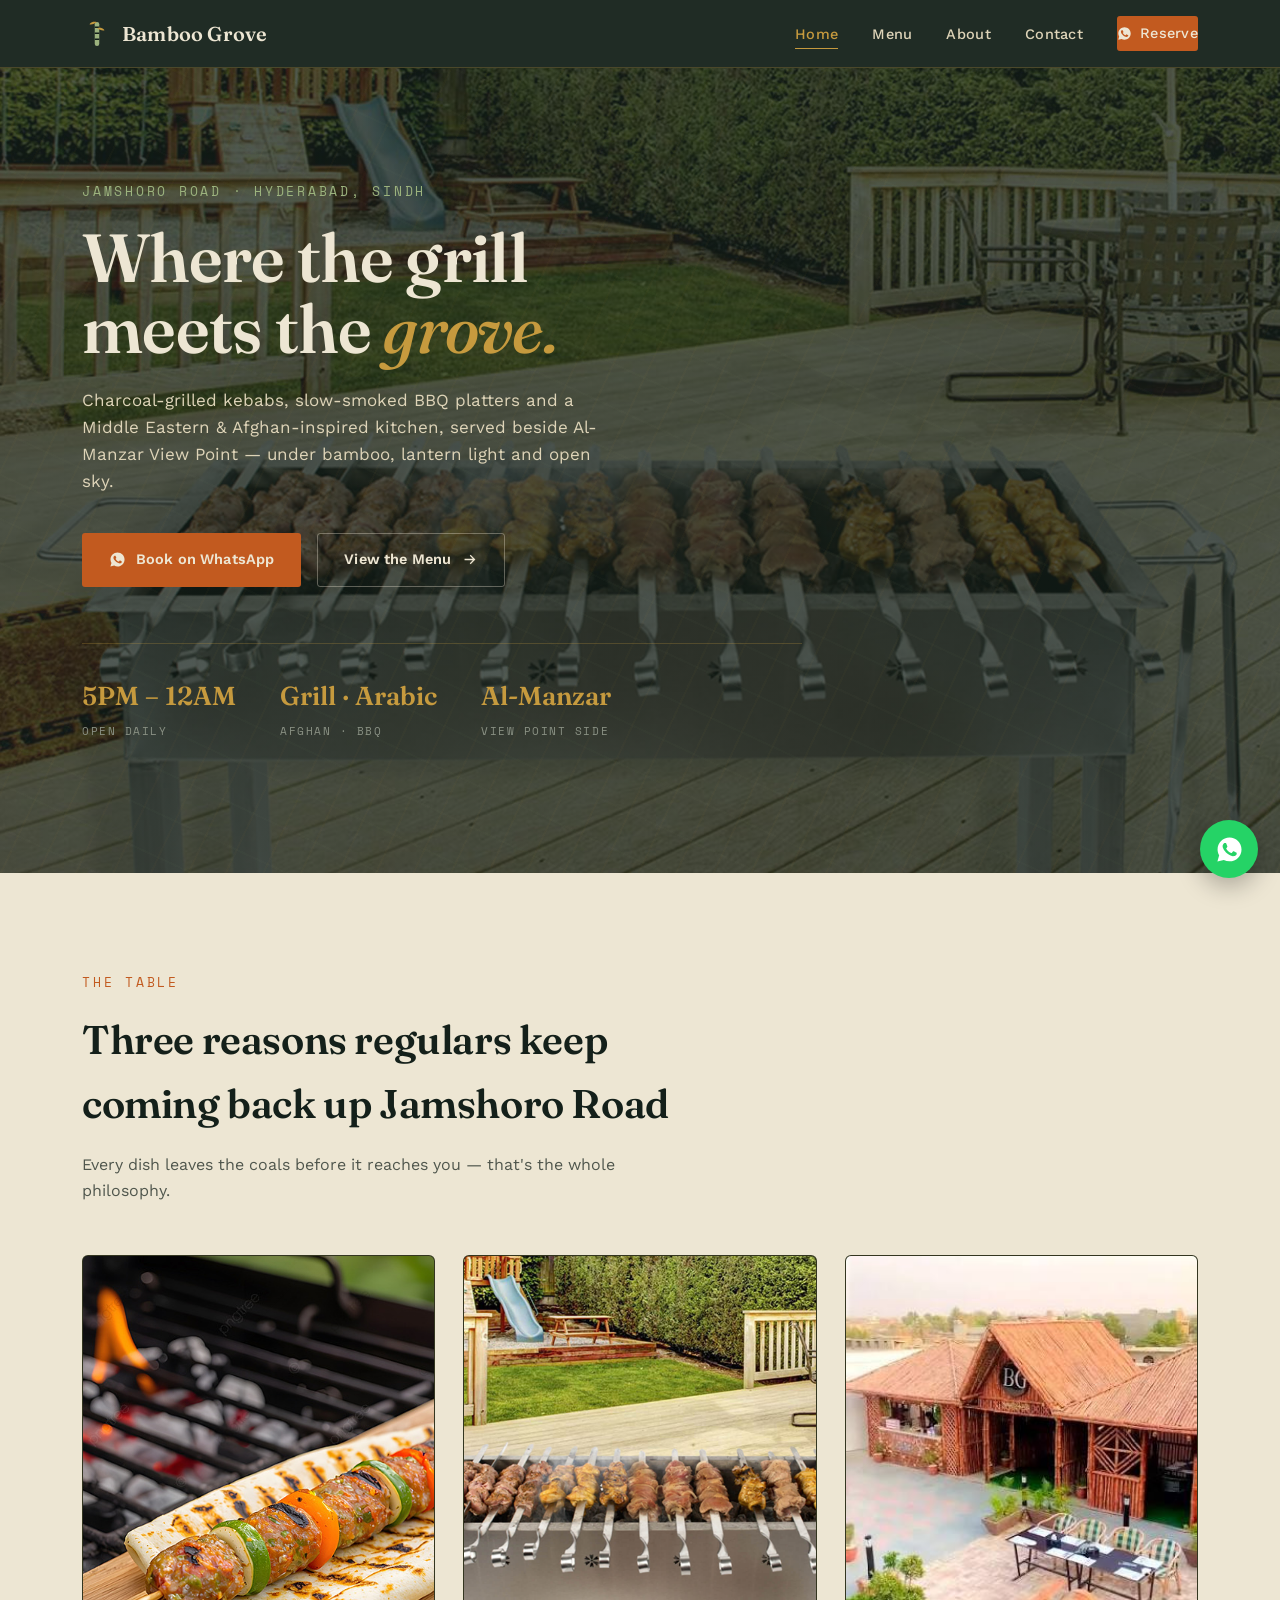
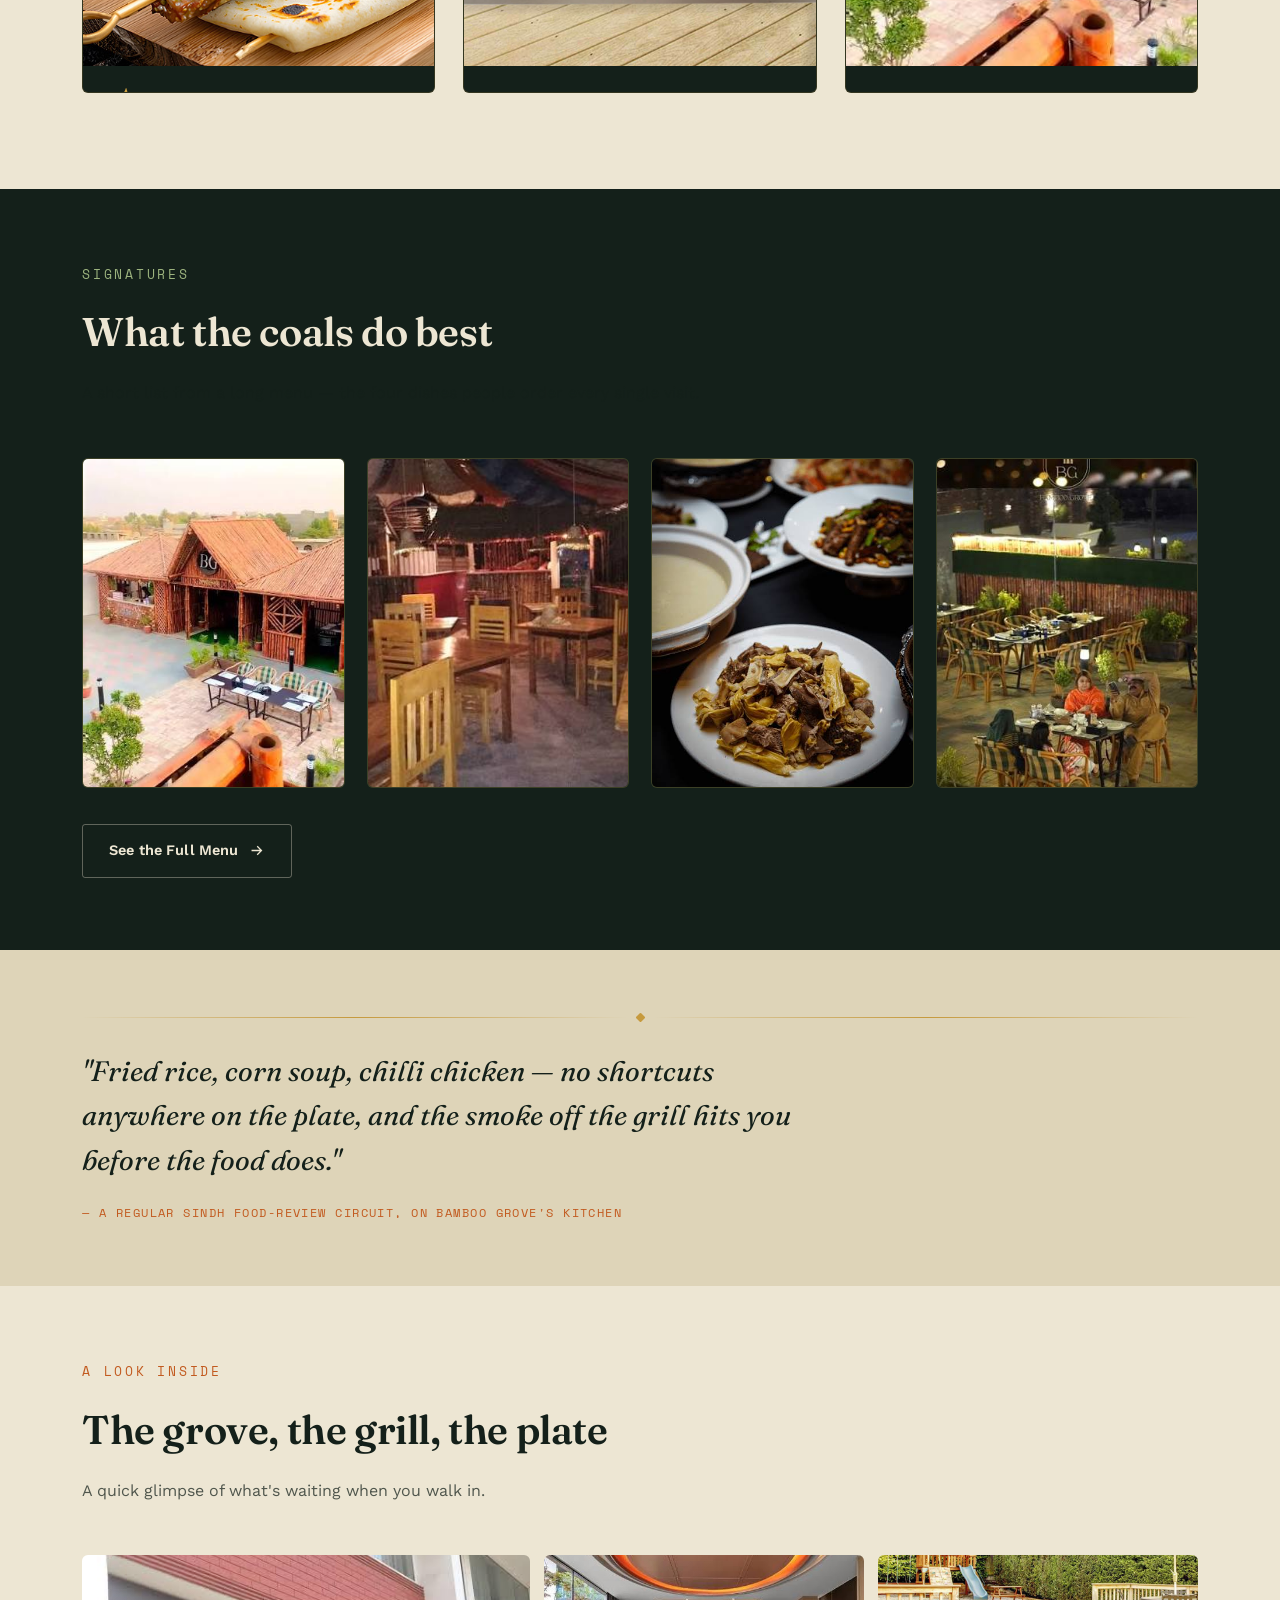
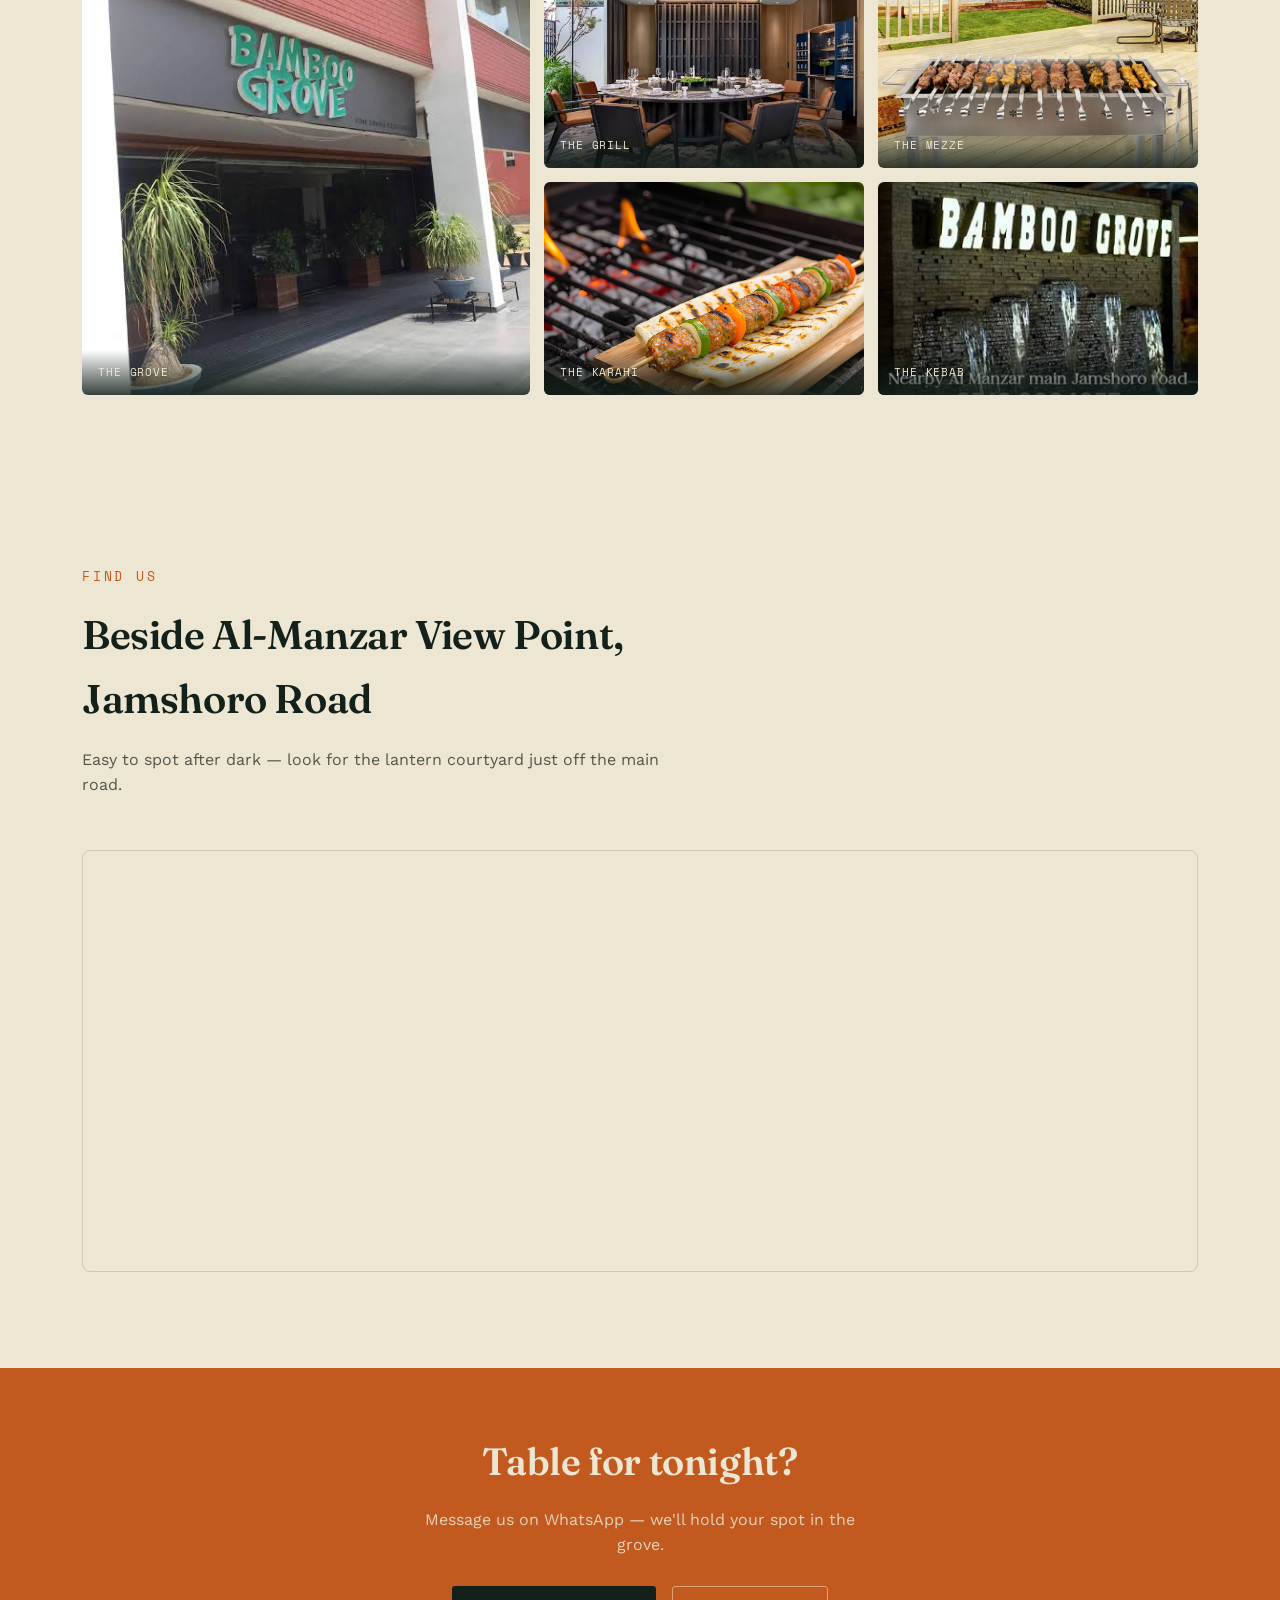
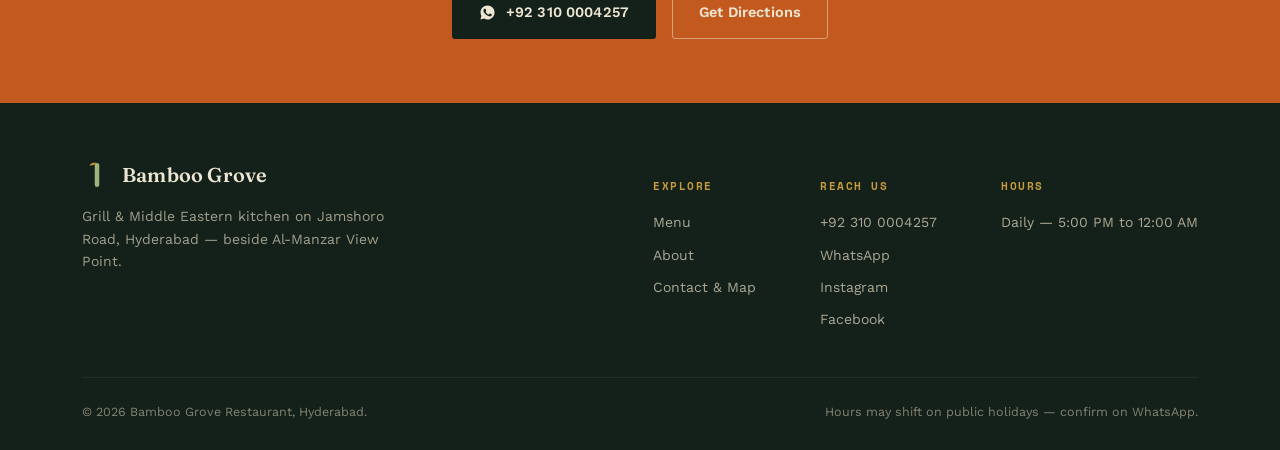
<file: index.html>
﻿<!DOCTYPE html>
<html lang="en">
<head>
<meta charset="UTF-8">
<meta name="viewport" content="width=device-width, initial-scale=1.0">
<title>Bamboo Grove — Grill &amp; Middle Eastern Kitchen, Hyderabad</title>
<meta name="description" content="Bamboo Grove — charcoal grill, Middle Eastern &amp; Afghan kitchen beside Al-Manzar View Point, Jamshoro Road, Hyderabad. Open nightly. Reserve on WhatsApp.">
<link rel="stylesheet" href="style.css">
</head>
<body>

<!-- ========================================== -->
<!-- 1. NAVIGATION / HEADER SECTION             -->
<!-- ========================================== -->
<header class="site-header">
  <nav class="nav">
    <a href="index.html" class="brand">
      <svg class="brand-mark" viewBox="0 0 40 40" fill="none" xmlns="http://www.w3.org/2000/svg">
        <rect x="17" y="4" width="6" height="32" rx="3" fill="#9CB37E"/>
        <rect x="17" y="10" width="6" height="2" fill="#14201A"/>
        <rect x="17" y="18" width="6" height="2" fill="#14201A"/>
        <rect x="17" y="26" width="6" height="2" fill="#14201A"/>
        <path d="M20 4C20 4 13 2 10 7C13 8 17 6 20 4Z" fill="#C69A3E"/>
        <path d="M20 12C20 12 27 10 30 15C27 16 23 14 20 12Z" fill="#C69A3E"/>
      </svg>
      <span class="brand-name">Bamboo Grove</span>
    </a>
    <ul class="nav-links">
      <li><a href="index.html" class="active">Home</a></li>
      <li><a href="menu.html">Menu</a></li>
      <li><a href="about.html">About</a></li>
      <li><a href="contact.html">Contact</a></li>
      <li><a href="https://wa.me/923100004257?text=Assalam-o-Alaikum%2C%20I%27d%20like%20to%20reserve%20a%20table%20at%20Bamboo%20Grove" class="nav-cta" target="_blank" rel="noopener">
        <svg viewBox="0 0 24 24" fill="currentColor"><path d="M12.04 2C6.58 2 2.13 6.45 2.13 11.91c0 1.75.46 3.45 1.32 4.95L2 22l5.29-1.39a9.9 9.9 0 0 0 4.75 1.21h.01c5.46 0 9.9-4.45 9.9-9.91C21.96 6.45 17.51 2 12.04 2zm5.83 14.06c-.24.68-1.42 1.3-1.96 1.38-.5.08-1.13.11-1.83-.11-.42-.13-.96-.31-1.65-.6-2.9-1.25-4.8-4.16-4.94-4.35-.14-.19-1.18-1.57-1.18-3 0-1.42.75-2.12 1.02-2.41.27-.29.58-.36.78-.36.2 0 .39 0 .56.01.18.01.42-.07.65.5.24.58.81 2 .88 2.14.07.15.12.32.02.51-.1.19-.15.31-.29.48-.15.17-.31.38-.44.51-.15.15-.3.31-.13.6.17.29.75 1.24 1.62 2 1.11.99 2.05 1.3 2.34 1.44.29.15.46.13.63-.08.17-.2.71-.83.9-1.11.19-.29.38-.24.63-.14.26.1 1.65.78 1.94.92.29.14.48.21.55.33.07.12.07.68-.17 1.36z"/></svg>
        Reserve
      </a></li>
    </ul>
    <button class="nav-toggle" aria-label="Toggle menu" aria-expanded="false">
      <svg viewBox="0 0 24 24" fill="none" stroke="currentColor" stroke-width="1.8"><path d="M3 6h18M3 12h18M3 18h18"/></svg>
    </button>
  </nav>
</header>


<!-- ========================================== -->
<!-- 2. HERO SECTION (WITH TEXT BACKGROUND)     -->
<!-- ========================================== -->
<!-- TIP: "hero_bg.jpg" ki jagah apni main background image ka naam likhein -->
<section class="hero" style="background: linear-gradient(rgba(20, 32, 26, 0.75), rgba(20, 32, 26, 0.75)), url('images/bg.jpg') no-repeat center center/cover; position: relative;">
  
  <div class="embers" aria-hidden="true">
    <span class="ember-dot"></span><span class="ember-dot"></span><span class="ember-dot"></span>
    <span class="ember-dot"></span><span class="ember-dot"></span><span class="ember-dot"></span>
    <span class="ember-dot"></span><span class="ember-dot"></span>
  </div>

  <div class="wrap">
    <div class="hero-inner">
      <span class="eyebrow on-dark">Jamshoro Road · Hyderabad, Sindh</span>
      <h1>Where the grill<br>meets the <em>grove.</em></h1>
      <p class="hero-sub">Charcoal-grilled kebabs, slow-smoked BBQ platters and a Middle Eastern &amp; Afghan-inspired kitchen, served beside Al-Manzar View Point — under bamboo, lantern light and open sky.</p>
      
      <div class="hero-cta-row">
        <a href="https://wa.me/923100004257?text=Assalam-o-Alaikum%2C%20I%27d%20like%20to%20reserve%20a%20table%20at%20Bamboo%20Grove" class="btn btn-primary" target="_blank" rel="noopener">
          <svg viewBox="0 0 24 24" fill="currentColor"><path d="M12.04 2C6.58 2 2.13 6.45 2.13 11.91c0 1.75.46 3.45 1.32 4.95L2 22l5.29-1.39a9.9 9.9 0 0 0 4.75 1.21h.01c5.46 0 9.9-4.45 9.9-9.91C21.96 6.45 17.51 2 12.04 2zm5.83 14.06c-.24.68-1.42 1.3-1.96 1.38-.5.08-1.13.11-1.83-.11-.42-.13-.96-.31-1.65-.6-2.9-1.25-4.8-4.16-4.94-4.35-.14-.19-1.18-1.57-1.18-3 0-1.42.75-2.12 1.02-2.41.27-.29.58-.36.78-.36.2 0 .39 0 .56.01.18.01.42-.07.65.5.24.58.81 2 .88 2.14.07.15.12.32.02.51-.1.19-.15.31-.29.48-.15.17-.31.38-.44.51-.15.15-.3.31-.13.6.17.29.75 1.24 1.62 2 1.11.99 2.05 1.3 2.34 1.44.29.15.46.13.63-.08.17-.2.71-.83.9-1.11.19-.29.38-.24.63-.14.26.1 1.65.78 1.94.92.29.14.48.21.55.33.07.12.07.68-.17 1.36z"/></svg>
          Book on WhatsApp
        </a>
        <a href="menu.html" class="btn btn-outline">
          View the Menu
          <svg viewBox="0 0 24 24" fill="none" stroke="currentColor" stroke-width="1.8"><path d="M5 12h14M13 6l6 6-6 6"/></svg>
        </a>
      </div>

      <div class="hero-stats">
        <div class="hero-stat"><b>5PM – 12AM</b><span>Open Daily</span></div>
        <div class="hero-stat"><b>Grill · Arabic</b><span>Afghan · BBQ</span></div>
        <div class="hero-stat"><b>Al-Manzar</b><span>View Point Side</span></div>
      </div>
    </div>
  </div>
</section>


<!-- ========================================== -->
<!-- 3. THREE REASONS / VALUE TILES SECTION     -->
<!-- ========================================== -->
<section>
  <div class="wrap">
    <div class="section-head">
      <span class="eyebrow">The Table</span>
      <h2>Three reasons regulars keep coming back up Jamshoro Road</h2>
      <p>Every dish leaves the coals before it reaches you — that's the whole philosophy.</p>
    </div>
    
    <div class="grid-3">
      <!-- Tile 1: Live Grill -->
      <div class="tile">
        <div class="tile-photo art-panel bbq">
          <img src="images/bg1.jpg" alt="Live Charcoal Grill" style="width: 100%; height: 100%; object-fit: cover;">
        </div>
        <div class="tile-body">
          <div class="tile-flame" aria-hidden="true"></div>
          <svg class="tile-icon" viewBox="0 0 24 24" fill="none" stroke="currentColor" stroke-width="1.6"><path d="M12 2c1 3-2 4-2 7a3 3 0 0 0 6 0c0-1-1-2-1-2s3 1 3 6a6 6 0 1 1-12 0c0-5 4-6 6-11z"/></svg>
          <h3>Live Charcoal Grill</h3>
          <p>Seekh, boti, and tikka finished over open coals, table-side smoke and all — nothing pre-cooked, nothing rushed.</p>
        </div>
      </div>

      <!-- Tile 2: Arabic Kitchen -->
      <div class="tile">
        <div class="tile-photo art-panel mezze">
          <img src="images/bg2.jpg" alt="Arabic & Afghan Kitchen" style="width: 100%; height: 100%; object-fit: cover;">
        </div>
        <div class="tile-body">
          <div class="tile-flame" aria-hidden="true"></div>
          <svg class="tile-icon" viewBox="0 0 24 24" fill="none" stroke="currentColor" stroke-width="1.6"><path d="M3 12h18M12 3v18M6 6l12 12M18 6L6 18"/></svg>
          <h3>Arabic &amp; Afghan Kitchen</h3>
          <p>Mandi, mezze, and Kabuli-style pulao sit alongside desi grill classics — a menu built for shared platters.</p>
        </div>
      </div>

      <!-- Tile 3: Seating -->
      <div class="tile">
        <div class="tile-photo art-panel grove">
          <img src="images/bg3.jpg" alt="Grove-Side Seating" style="width: 100%; height: 100%; object-fit: cover;">
        </div>
        <div class="tile-body">
          <div class="tile-flame" aria-hidden="true"></div>
          <svg class="tile-icon" viewBox="0 0 24 24" fill="none" stroke="currentColor" stroke-width="1.6"><path d="M12 21s-7-4.5-9.5-9C1 8 3 4 7 4c2 0 4 1.5 5 3 1-1.5 3-3 5-3 4 0 6 4 4.5 8-2.5 4.5-9.5 9-9.5 9z"/></svg>
          <h3>Grove-Side Seating</h3>
          <p>Bamboo screens, open-air lantern courtyard and a view toward Al-Manzar — built for long family evenings.</p>
        </div>
      </div>
    </div>
  </div>
</section>


<!-- ========================================== -->
<!-- 4. SIGNATURE DISHES SECTION                -->
<!-- ========================================== -->
<section class="bg-ink section-tight">
  <div class="wrap">
    <div class="section-head on-dark">
      <span class="eyebrow on-dark">Signatures</span>
      <h2>What the coals do best</h2>
      <p>A short list from a long menu — the four dishes people order every single visit.</p>
    </div>
    
    <div class="grid-4">
      <!-- Dish 1: BBQ Platter -->
      <div class="dish-card">
        <div class="dish-photo art-panel kebab">
          <img src="images/bg3.jpg" alt="Bamboo Special BBQ Platter" style="width: 100%; height: 100%; object-fit: cover;">
        </div>
        <div class="dish-body">
          <h3>Bamboo Special BBQ Platter</h3>
          <p>Seekh kebab, chicken tikka, boti &amp; malai boti, sizzled and stacked.</p>
        </div>
      </div>

      <!-- Dish 2: Mandi -->
      <div class="dish-card">
        <div class="dish-photo art-panel mandi">
          <img src="images/bg6.jpg" alt="Afghani Mandi" style="width: 100%; height: 100%; object-fit: cover;">
        </div>
        <div class="dish-body">
          <h3>Afghani Mandi</h3>
          <p>Slow-smoked chicken over saffron rice, served with tangy sauce.</p>
        </div>
      </div>

      <!-- Dish 3: Mezze Board -->
      <div class="dish-card">
        <div class="dish-photo art-panel mezze">
          <img src="images/bg7.jpg" alt="Arabic Mezze Board" style="width: 100%; height: 100%; object-fit: cover;">
        </div>
        <div class="dish-body">
          <h3>Arabic Mezze Board</h3>
          <p>Hummus, mutabbal &amp; garlic sauce with warm khubz off the tawa.</p>
        </div>
      </div>

      <!-- Dish 4: Karahi -->
      <div class="dish-card">
        <div class="dish-photo art-panel karahi">
          <img src="images/bg8.jpg" alt="Peshawari Karahi" style="width: 100%; height: 100%; object-fit: cover;">
        </div>
        <div class="dish-body">
          <h3>Peshawari Karahi</h3>
          <p>Bone-in chicken, hand-pounded spice, finished in its own oil.</p>
        </div>
      </div>
    </div>

    <div style="margin-top:36px;">
      <a href="menu.html" class="btn btn-outline">See the Full Menu
        <svg viewBox="0 0 24 24" fill="none" stroke="currentColor" stroke-width="1.8"><path d="M5 12h14M13 6l6 6-6 6"/></svg>
      </a>
    </div>
  </div>
</section>


<!-- ========================================== -->
<!-- 5. TESTIMONIAL / QUOTE STRIP SECTION       -->
<!-- ========================================== -->
<section class="quote-strip">
  <div class="wrap">
    <div class="grate" style="margin-bottom:28px;"><span class="grate-mark"></span></div>
    <p class="quote">"Fried rice, corn soup, chilli chicken — no shortcuts anywhere on the plate, and the smoke off the grill hits you before the food does."</p>
    <p class="quote-attr">— A regular Sindh food-review circuit, on Bamboo Grove's kitchen</p>
  </div>
</section>


<!-- ========================================== -->
<!-- 6. PHOTO GALLERY STRIP SECTION             -->
<!-- ========================================== -->
<section class="section-tight">
  <div class="wrap">
    <div class="section-head">
      <span class="eyebrow">A Look Inside</span>
      <h2>The grove, the grill, the plate</h2>
      <p>A quick glimpse of what's waiting when you walk in.</p>
    </div>
    
    <div class="photo-strip">
      <a class="big art-panel grove" href="about.html" aria-label="About Bamboo Grove">
        <img src="images/bg9.jpg" alt="The Grove" style="width: 100%; height: 100%; object-fit: cover;">
        <span class="cap">The Grove</span>
      </a>
      <a class="art-panel bbq" href="menu.html" aria-label="View grill menu">
        <img src="images/bg10.jpg" alt="The Grill" style="width: 100%; height: 100%; object-fit: cover;">
        <span class="cap">The Grill</span>
      </a>
      <a class="art-panel mezze" href="menu.html" aria-label="View mezze menu">
        <img src="images/bg2.jpg" alt="The Mezze" style="width: 100%; height: 100%; object-fit: cover;">
        <span class="cap">The Mezze</span>
      </a>
      <a class="art-panel karahi" href="menu.html" aria-label="View karahi menu">
        <img src="images/bg1.jpg" alt="The Karahi" style="width: 100%; height: 100%; object-fit: cover;">
        <span class="cap">The Karahi</span>
      </a>
      <a class="art-panel kebab" href="menu.html" aria-label="View kebab menu">
        <img src="images/bg5.jpg" alt="The Kebab" style="width: 100%; height: 100%; object-fit: cover;">
        <span class="cap">The Kebab</span>
      </a>
    </div>
  </div>
</section>


<!-- ========================================== -->
<!-- 7. GOOGLE MAP LOCATION SECTION             -->
<!-- ========================================== -->
<section>
  <div class="wrap">
    <div class="section-head">
      <span class="eyebrow">Find Us</span>
      <h2>Beside Al-Manzar View Point, Jamshoro Road</h2>
      <p>Easy to spot after dark — look for the lantern courtyard just off the main road.</p>
    </div>
    <div class="map-wrap" style="min-height:360px;">
      <iframe
        src="https://www.google.com/maps?q=25.4389169,68.3307536&z=16&output=embed"
        loading="lazy"
        referrerpolicy="no-referrer-when-downgrade"
        title="Bamboo Grove location map"
        style="width: 100%; height: 100%; border: 0;">
      </iframe>
    </div>
  </div>
</section>


<!-- ========================================== -->
<!-- 8. CALL TO ACTION (CTA) BAND SECTION       -->
<!-- ========================================== -->
<section class="cta-band">
  <div class="wrap">
    <h2>Table for tonight?</h2>
    <p>Message us on WhatsApp — we'll hold your spot in the grove.</p>
    <div class="hero-cta-row">
      <a href="https://wa.me/923100004257" class="btn btn-primary" target="_blank" rel="noopener">
        <svg viewBox="0 0 24 24" fill="currentColor"><path d="M12.04 2C6.58 2 2.13 6.45 2.13 11.91c0 1.75.46 3.45 1.32 4.95L2 22l5.29-1.39a9.9 9.9 0 0 0 4.75 1.21h.01c5.46 0 9.9-4.45 9.9-9.91C21.96 6.45 17.51 2 12.04 2zm5.83 14.06c-.24.68-1.42 1.3-1.96 1.38-.5.08-1.13.11-1.83-.11-.42-.13-.96-.31-1.65-.6-2.9-1.25-4.8-4.16-4.94-4.35-.14-.19-1.18-1.57-1.18-3 0-1.42.75-2.12 1.02-2.41.27-.29.58-.36.78-.36.2 0 .39 0 .56.01.18.01.42-.07.65.5.24.58.81 2 .88 2.14.07.15.12.32.02.51-.1.19-.15.31-.29.48-.15.17-.31.38-.44.51-.15.15-.3.31-.13.6.17.29.75 1.24 1.62 2 1.11.99 2.05 1.3 2.34 1.44.29.15.46.13.63-.08.17-.2.71-.83.9-1.11.19-.29.38-.24.63-.14.26.1 1.65.78 1.94.92.29.14.48.21.55.33.07.12.07.68-.17 1.36z"/></svg>
        +92 310 0004257
      </a>
      <a href="contact.html" class="btn btn-outline">Get Directions</a>
    </div>
  </div>
</section>


<!-- ========================================== -->
<!-- 9. FOOTER SECTION                          -->
<!-- ========================================== -->
<footer class="site-footer">
  <div class="wrap">
    <div class="footer-top">
      <div class="footer-brand">
        <a href="index.html" class="brand">
          <svg class="brand-mark" viewBox="0 0 40 40" fill="none" xmlns="http://www.w3.org/2000/svg">
            <rect x="17" y="4" width="6" height="32" rx="3" fill="#9CB37E"/>
            <path d="M20 4C20 4 13 2 10 7C13 8 17 6 20 4Z" fill="#C69A3E"/>
          </svg>
          <span class="brand-name">Bamboo Grove</span>
        </a>
        <p>Grill &amp; Middle Eastern kitchen on Jamshoro Road, Hyderabad — beside Al-Manzar View Point.</p>
      </div>
      <div class="footer-cols">
        <div class="footer-col">
          <h5>Explore</h5>
          <a href="menu.html">Menu</a>
          <a href="about.html">About</a>
          <a href="contact.html">Contact &amp; Map</a>
        </div>
        <div class="footer-col">
          <h5>Reach Us</h5>
          <a href="tel:+923100004257">+92 310 0004257</a>
          <a href="https://wa.me/923100004257" target="_blank" rel="noopener">WhatsApp</a>
          <a href="https://www.instagram.com/bamboogrove01/" target="_blank" rel="noopener">Instagram</a>
          <a href="https://www.facebook.com/p/Bamboo-Grove-61557427318440/" target="_blank" rel="noopener">Facebook</a>
        </div>
        <div class="footer-col">
          <h5>Hours</h5>
          <p>Daily — 5:00 PM to 12:00 AM</p>
        </div>
      </div>
    </div>
    <div class="footer-bottom">
      <span>© 2026 Bamboo Grove Restaurant, Hyderabad.</span>
      <span>Hours may shift on public holidays — confirm on WhatsApp.</span>
    </div>
  </div>
</footer>


<!-- ========================================== -->
<!-- 10. WHATSAPP FLOATING BUTTON               -->
<!-- ========================================== -->
<a href="https://wa.me/923100004257?text=Assalam-o-Alaikum%2C%20I%27d%20like%20to%20ask%20about%20Bamboo%20Grove" class="wa-float" target="_blank" rel="noopener" aria-label="Chat with Bamboo Grove on WhatsApp">
  <span class="wa-tooltip">Chat on WhatsApp</span>
  <svg viewBox="0 0 24 24" fill="currentColor"><path d="M12.04 2C6.58 2 2.13 6.45 2.13 11.91c0 1.75.46 3.45 1.32 4.95L2 22l5.29-1.39a9.9 9.9 0 0 0 4.75 1.21h.01c5.46 0 9.9-4.45 9.9-9.91C21.96 6.45 17.51 2 12.04 2zm5.83 14.06c-.24.68-1.42 1.3-1.96 1.38-.5.08-1.13.11-1.83-.11-.42-.13-.96-.31-1.65-.6-2.9-1.25-4.8-4.16-4.94-4.35-.14-.19-1.18-1.57-1.18-3 0-1.42.75-2.12 1.02-2.41.27-.29.58-.36.78-.36.2 0 .39 0 .56.01.18.01.42-.07.65.5.24.58.81 2 .88 2.14.07.15.12.32.02.51-.1.19-.15.31-.29.48-.15.17-.31.38-.44.51-.15.15-.3.31-.13.6.17.29.75 1.24 1.62 2 1.11.99 2.05 1.3 2.34 1.44.29.15.46.13.63-.08.17-.2.71-.83.9-1.11.19-.29.38-.24.63-.14.26.1 1.65.78 1.94.92.29.14.48.21.55.33.07.12.07.68-.17 1.36z"/></svg>
</a>

<script src="script.js"></script>
</body>
</html>
</file>
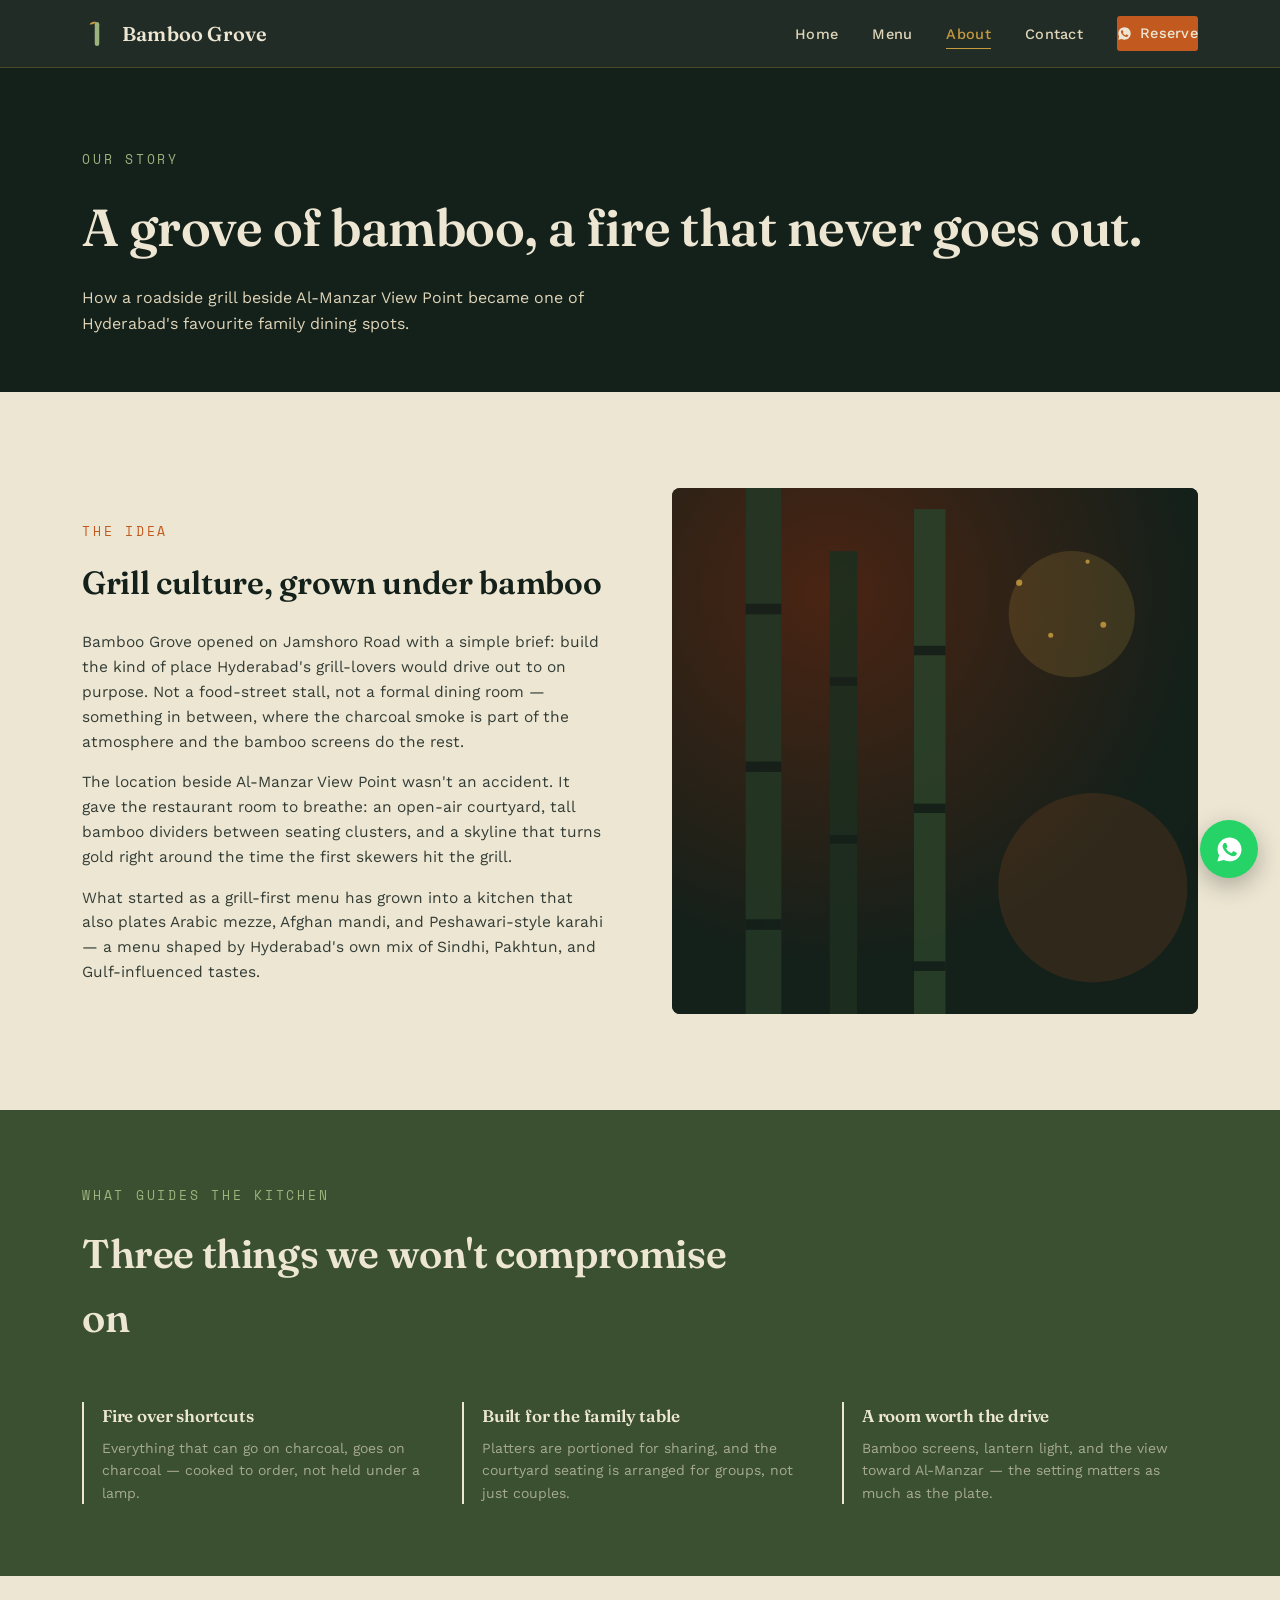
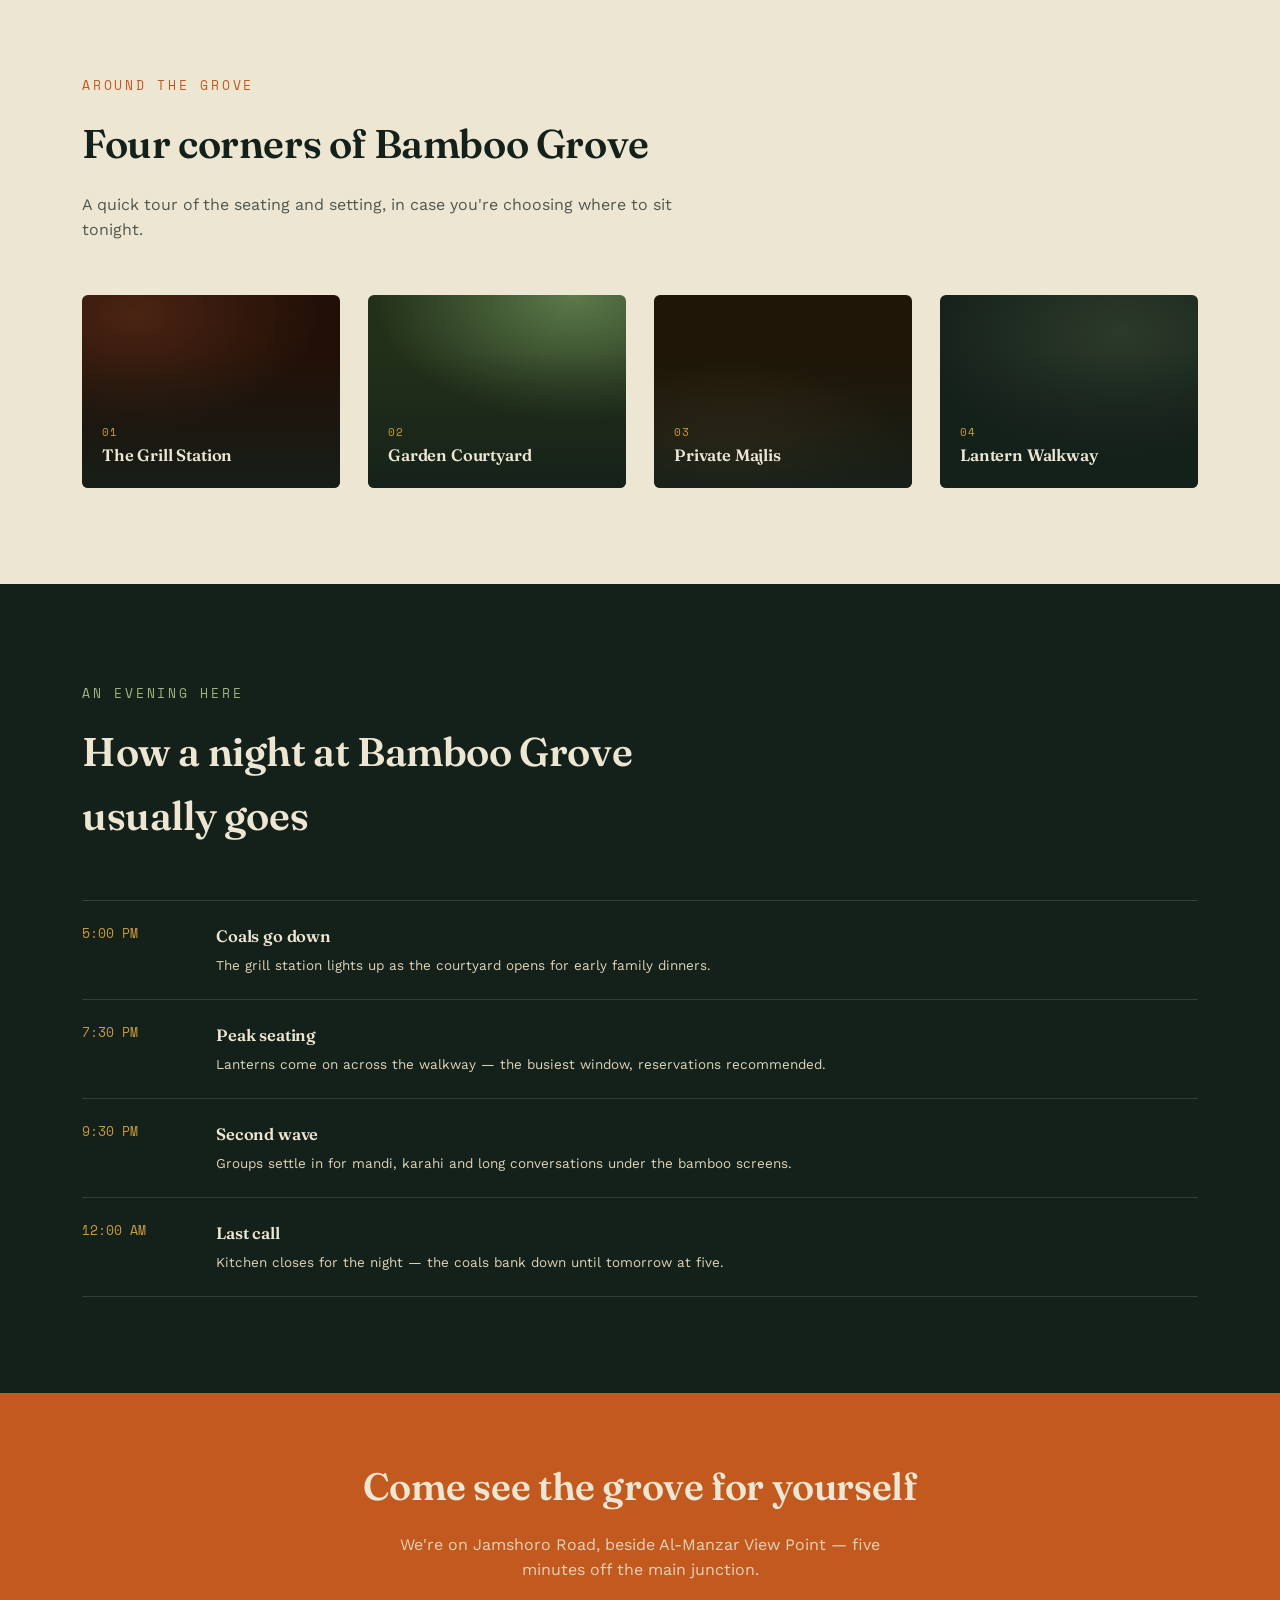
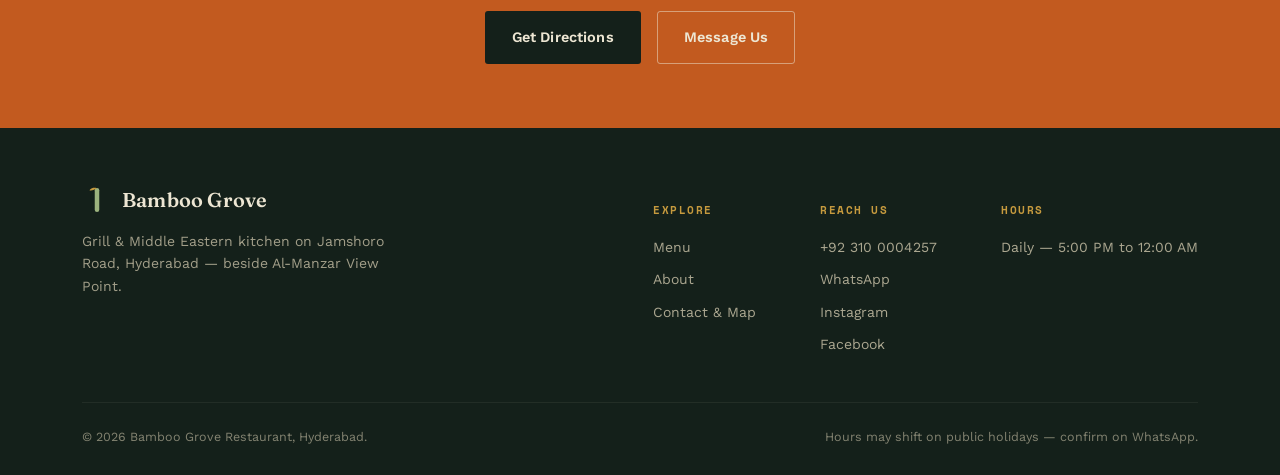
<file: about.html>
<!DOCTYPE html>
<html lang="en">
<head>
<meta charset="UTF-8">
<meta name="viewport" content="width=device-width, initial-scale=1.0">
<title>About — Bamboo Grove, Hyderabad</title>
<meta name="description" content="The story behind Bamboo Grove — a charcoal grill and Middle Eastern kitchen beside Al-Manzar View Point, Jamshoro Road, Hyderabad.">
<link rel="stylesheet" href="style.css">
</head>
<body>

<header class="site-header">
  <nav class="nav">
    <a href="index.html" class="brand">
      <svg class="brand-mark" viewBox="0 0 40 40" fill="none" xmlns="http://www.w3.org/2000/svg">
        <rect x="17" y="4" width="6" height="32" rx="3" fill="#9CB37E"/>
        <path d="M20 4C20 4 13 2 10 7C13 8 17 6 20 4Z" fill="#C69A3E"/>
      </svg>
      <span class="brand-name">Bamboo Grove</span>
    </a>
    <ul class="nav-links">
      <li><a href="index.html">Home</a></li>
      <li><a href="menu.html">Menu</a></li>
      <li><a href="about.html" class="active">About</a></li>
      <li><a href="contact.html">Contact</a></li>
      <li><a href="https://wa.me/923100004257?text=Assalam-o-Alaikum%2C%20I%27d%20like%20to%20reserve%20a%20table%20at%20Bamboo%20Grove" class="nav-cta" target="_blank" rel="noopener">
        <svg viewBox="0 0 24 24" fill="currentColor"><path d="M12.04 2C6.58 2 2.13 6.45 2.13 11.91c0 1.75.46 3.45 1.32 4.95L2 22l5.29-1.39a9.9 9.9 0 0 0 4.75 1.21h.01c5.46 0 9.9-4.45 9.9-9.91C21.96 6.45 17.51 2 12.04 2zm5.83 14.06c-.24.68-1.42 1.3-1.96 1.38-.5.08-1.13.11-1.83-.11-.42-.13-.96-.31-1.65-.6-2.9-1.25-4.8-4.16-4.94-4.35-.14-.19-1.18-1.57-1.18-3 0-1.42.75-2.12 1.02-2.41.27-.29.58-.36.78-.36.2 0 .39 0 .56.01.18.01.42-.07.65.5.24.58.81 2 .88 2.14.07.15.12.32.02.51-.1.19-.15.31-.29.48-.15.17-.31.38-.44.51-.15.15-.3.31-.13.6.17.29.75 1.24 1.62 2 1.11.99 2.05 1.3 2.34 1.44.29.15.46.13.63-.08.17-.2.71-.83.9-1.11.19-.29.38-.24.63-.14.26.1 1.65.78 1.94.92.29.14.48.21.55.33.07.12.07.68-.17 1.36z"/></svg>
        Reserve
      </a></li>
    </ul>
    <button class="nav-toggle" aria-label="Toggle menu" aria-expanded="false">
      <svg viewBox="0 0 24 24" fill="none" stroke="currentColor" stroke-width="1.8"><path d="M3 6h18M3 12h18M3 18h18"/></svg>
    </button>
  </nav>
</header>

<section class="page-hero">
  <div class="wrap">
    <span class="eyebrow on-dark">Our Story</span>
    <h1>A grove of bamboo, a fire that never goes out.</h1>
    <p>How a roadside grill beside Al-Manzar View Point became one of Hyderabad's favourite family dining spots.</p>
  </div>
</section>

<section>
  <div class="wrap">
    <div class="story-layout">
      <div class="story-copy">
        <span class="eyebrow">The Idea</span>
        <h2 style="margin:14px 0 22px; font-size:clamp(24px,3vw,32px);">Grill culture, grown under bamboo</h2>
        <p>Bamboo Grove opened on Jamshoro Road with a simple brief: build the kind of place Hyderabad's grill-lovers would drive out to on purpose. Not a food-street stall, not a formal dining room — something in between, where the charcoal smoke is part of the atmosphere and the bamboo screens do the rest.</p>
        <p>The location beside Al-Manzar View Point wasn't an accident. It gave the restaurant room to breathe: an open-air courtyard, tall bamboo dividers between seating clusters, and a skyline that turns gold right around the time the first skewers hit the grill.</p>
        <p>What started as a grill-first menu has grown into a kitchen that also plates Arabic mezze, Afghan mandi, and Peshawari-style karahi — a menu shaped by Hyderabad's own mix of Sindhi, Pakhtun, and Gulf-influenced tastes.</p>
      </div>
      <div class="story-art">
        <svg viewBox="0 0 500 500" xmlns="http://www.w3.org/2000/svg">
          <defs>
            <radialGradient id="glow" cx="30%" cy="20%" r="70%">
              <stop offset="0%" stop-color="#4a2413"/>
              <stop offset="100%" stop-color="#14201A"/>
            </radialGradient>
          </defs>
          <rect width="500" height="500" fill="url(#glow)"/>
          <g opacity="0.9">
            <rect x="70" y="0" width="34" height="500" fill="#243725"/>
            <rect x="70" y="110" width="34" height="10" fill="#14201A"/>
            <rect x="70" y="260" width="34" height="10" fill="#14201A"/>
            <rect x="70" y="410" width="34" height="10" fill="#14201A"/>
            <rect x="150" y="60" width="26" height="500" fill="#1D2E1F"/>
            <rect x="150" y="180" width="26" height="8" fill="#14201A"/>
            <rect x="150" y="330" width="26" height="8" fill="#14201A"/>
            <rect x="230" y="20" width="30" height="500" fill="#2A4028"/>
            <rect x="230" y="150" width="30" height="9" fill="#14201A"/>
            <rect x="230" y="300" width="30" height="9" fill="#14201A"/>
            <rect x="230" y="450" width="30" height="9" fill="#14201A"/>
          </g>
          <circle cx="380" cy="120" r="60" fill="#C69A3E" opacity="0.18"/>
          <circle cx="400" cy="380" r="90" fill="#C25A1F" opacity="0.16"/>
          <g fill="#C69A3E" opacity="0.85">
            <circle cx="330" cy="90" r="3"/>
            <circle cx="360" cy="140" r="2.4"/>
            <circle cx="395" cy="70" r="2"/>
            <circle cx="410" cy="130" r="2.8"/>
          </g>
        </svg>
      </div>
    </div>
  </div>
</section>

<section class="bg-bamboo section-tight" style="background:#3A5030;">
  <div class="wrap">
    <div class="section-head on-dark" style="max-width:680px;">
      <span class="eyebrow on-dark">What Guides the Kitchen</span>
      <h2 style="color:var(--parchment);">Three things we won't compromise on</h2>
    </div>
    <div class="values-list">
      <div class="value-item" style="border-color:var(--parchment);">
        <h4 style="color:var(--parchment);">Fire over shortcuts</h4>
        <p style="color:rgba(237,230,212,0.85);">Everything that can go on charcoal, goes on charcoal — cooked to order, not held under a lamp.</p>
      </div>
      <div class="value-item" style="border-color:var(--parchment);">
        <h4 style="color:var(--parchment);">Built for the family table</h4>
        <p style="color:rgba(237,230,212,0.85);">Platters are portioned for sharing, and the courtyard seating is arranged for groups, not just couples.</p>
      </div>
      <div class="value-item" style="border-color:var(--parchment);">
        <h4 style="color:var(--parchment);">A room worth the drive</h4>
        <p style="color:rgba(237,230,212,0.85);">Bamboo screens, lantern light, and the view toward Al-Manzar — the setting matters as much as the plate.</p>
      </div>
    </div>
  </div>
</section>

<section>
  <div class="wrap">
    <div class="section-head">
      <span class="eyebrow">Around the Grove</span>
      <h2>Four corners of Bamboo Grove</h2>
      <p>A quick tour of the seating and setting, in case you're choosing where to sit tonight.</p>
    </div>
    <div class="grid-3" style="grid-template-columns:repeat(4,1fr);">
      <div class="scene grill">
        <span>01</span>
        <h4>The Grill Station</h4>
      </div>
      <div class="scene garden">
        <span>02</span>
        <h4>Garden Courtyard</h4>
      </div>
      <div class="scene majlis">
        <span>03</span>
        <h4>Private Majlis</h4>
      </div>
      <div class="scene lantern">
        <span>04</span>
        <h4>Lantern Walkway</h4>
      </div>
    </div>
  </div>
</section>

<section class="bg-ink">
  <div class="wrap">
    <div class="section-head on-dark">
      <span class="eyebrow on-dark">An Evening Here</span>
      <h2>How a night at Bamboo Grove usually goes</h2>
    </div>
    <div class="timeline">
      <div class="timeline-row">
        <div class="timeline-time">5:00 PM</div>
        <div class="timeline-desc"><h4>Coals go down</h4><p>The grill station lights up as the courtyard opens for early family dinners.</p></div>
      </div>
      <div class="timeline-row">
        <div class="timeline-time">7:30 PM</div>
        <div class="timeline-desc"><h4>Peak seating</h4><p>Lanterns come on across the walkway — the busiest window, reservations recommended.</p></div>
      </div>
      <div class="timeline-row">
        <div class="timeline-time">9:30 PM</div>
        <div class="timeline-desc"><h4>Second wave</h4><p>Groups settle in for mandi, karahi and long conversations under the bamboo screens.</p></div>
      </div>
      <div class="timeline-row">
        <div class="timeline-time">12:00 AM</div>
        <div class="timeline-desc"><h4>Last call</h4><p>Kitchen closes for the night — the coals bank down until tomorrow at five.</p></div>
      </div>
    </div>
  </div>
</section>

<section class="cta-band">
  <div class="wrap">
    <h2>Come see the grove for yourself</h2>
    <p>We're on Jamshoro Road, beside Al-Manzar View Point — five minutes off the main junction.</p>
    <div class="hero-cta-row">
      <a href="contact.html" class="btn btn-primary">Get Directions</a>
      <a href="https://wa.me/923100004257" class="btn btn-outline" target="_blank" rel="noopener">Message Us</a>
    </div>
  </div>
</section>

<footer class="site-footer">
  <div class="wrap">
    <div class="footer-top">
      <div class="footer-brand">
        <a href="index.html" class="brand">
          <svg class="brand-mark" viewBox="0 0 40 40" fill="none" xmlns="http://www.w3.org/2000/svg">
            <rect x="17" y="4" width="6" height="32" rx="3" fill="#9CB37E"/>
            <path d="M20 4C20 4 13 2 10 7C13 8 17 6 20 4Z" fill="#C69A3E"/>
          </svg>
          <span class="brand-name">Bamboo Grove</span>
        </a>
        <p>Grill &amp; Middle Eastern kitchen on Jamshoro Road, Hyderabad — beside Al-Manzar View Point.</p>
      </div>
      <div class="footer-cols">
        <div class="footer-col">
          <h5>Explore</h5>
          <a href="menu.html">Menu</a>
          <a href="about.html">About</a>
          <a href="contact.html">Contact &amp; Map</a>
        </div>
        <div class="footer-col">
          <h5>Reach Us</h5>
          <a href="tel:+923100004257">+92 310 0004257</a>
          <a href="https://wa.me/923100004257" target="_blank" rel="noopener">WhatsApp</a>
          <a href="https://www.instagram.com/bamboogrove01/" target="_blank" rel="noopener">Instagram</a>
          <a href="https://www.facebook.com/p/Bamboo-Grove-61557427318440/" target="_blank" rel="noopener">Facebook</a>
        </div>
        <div class="footer-col">
          <h5>Hours</h5>
          <p>Daily — 5:00 PM to 12:00 AM</p>
        </div>
      </div>
    </div>
    <div class="footer-bottom">
      <span>© 2026 Bamboo Grove Restaurant, Hyderabad.</span>
      <span>Hours may shift on public holidays — confirm on WhatsApp.</span>
    </div>
  </div>
</footer>

<a href="https://wa.me/923100004257?text=Assalam-o-Alaikum%2C%20I%27d%20like%20to%20ask%20about%20Bamboo%20Grove" class="wa-float" target="_blank" rel="noopener" aria-label="Chat with Bamboo Grove on WhatsApp">
  <span class="wa-tooltip">Chat on WhatsApp</span>
  <svg viewBox="0 0 24 24" fill="currentColor"><path d="M12.04 2C6.58 2 2.13 6.45 2.13 11.91c0 1.75.46 3.45 1.32 4.95L2 22l5.29-1.39a9.9 9.9 0 0 0 4.75 1.21h.01c5.46 0 9.9-4.45 9.9-9.91C21.96 6.45 17.51 2 12.04 2zm5.83 14.06c-.24.68-1.42 1.3-1.96 1.38-.5.08-1.13.11-1.83-.11-.42-.13-.96-.31-1.65-.6-2.9-1.25-4.8-4.16-4.94-4.35-.14-.19-1.18-1.57-1.18-3 0-1.42.75-2.12 1.02-2.41.27-.29.58-.36.78-.36.2 0 .39 0 .56.01.18.01.42-.07.65.5.24.58.81 2 .88 2.14.07.15.12.32.02.51-.1.19-.15.31-.29.48-.15.17-.31.38-.44.51-.15.15-.3.31-.13.6.17.29.75 1.24 1.62 2 1.11.99 2.05 1.3 2.34 1.44.29.15.46.13.63-.08.17-.2.71-.83.9-1.11.19-.29.38-.24.63-.14.26.1 1.65.78 1.94.92.29.14.48.21.55.33.07.12.07.68-.17 1.36z"/></svg>
</a>

<script src="script.js"></script>
</body>
</html>
</file>
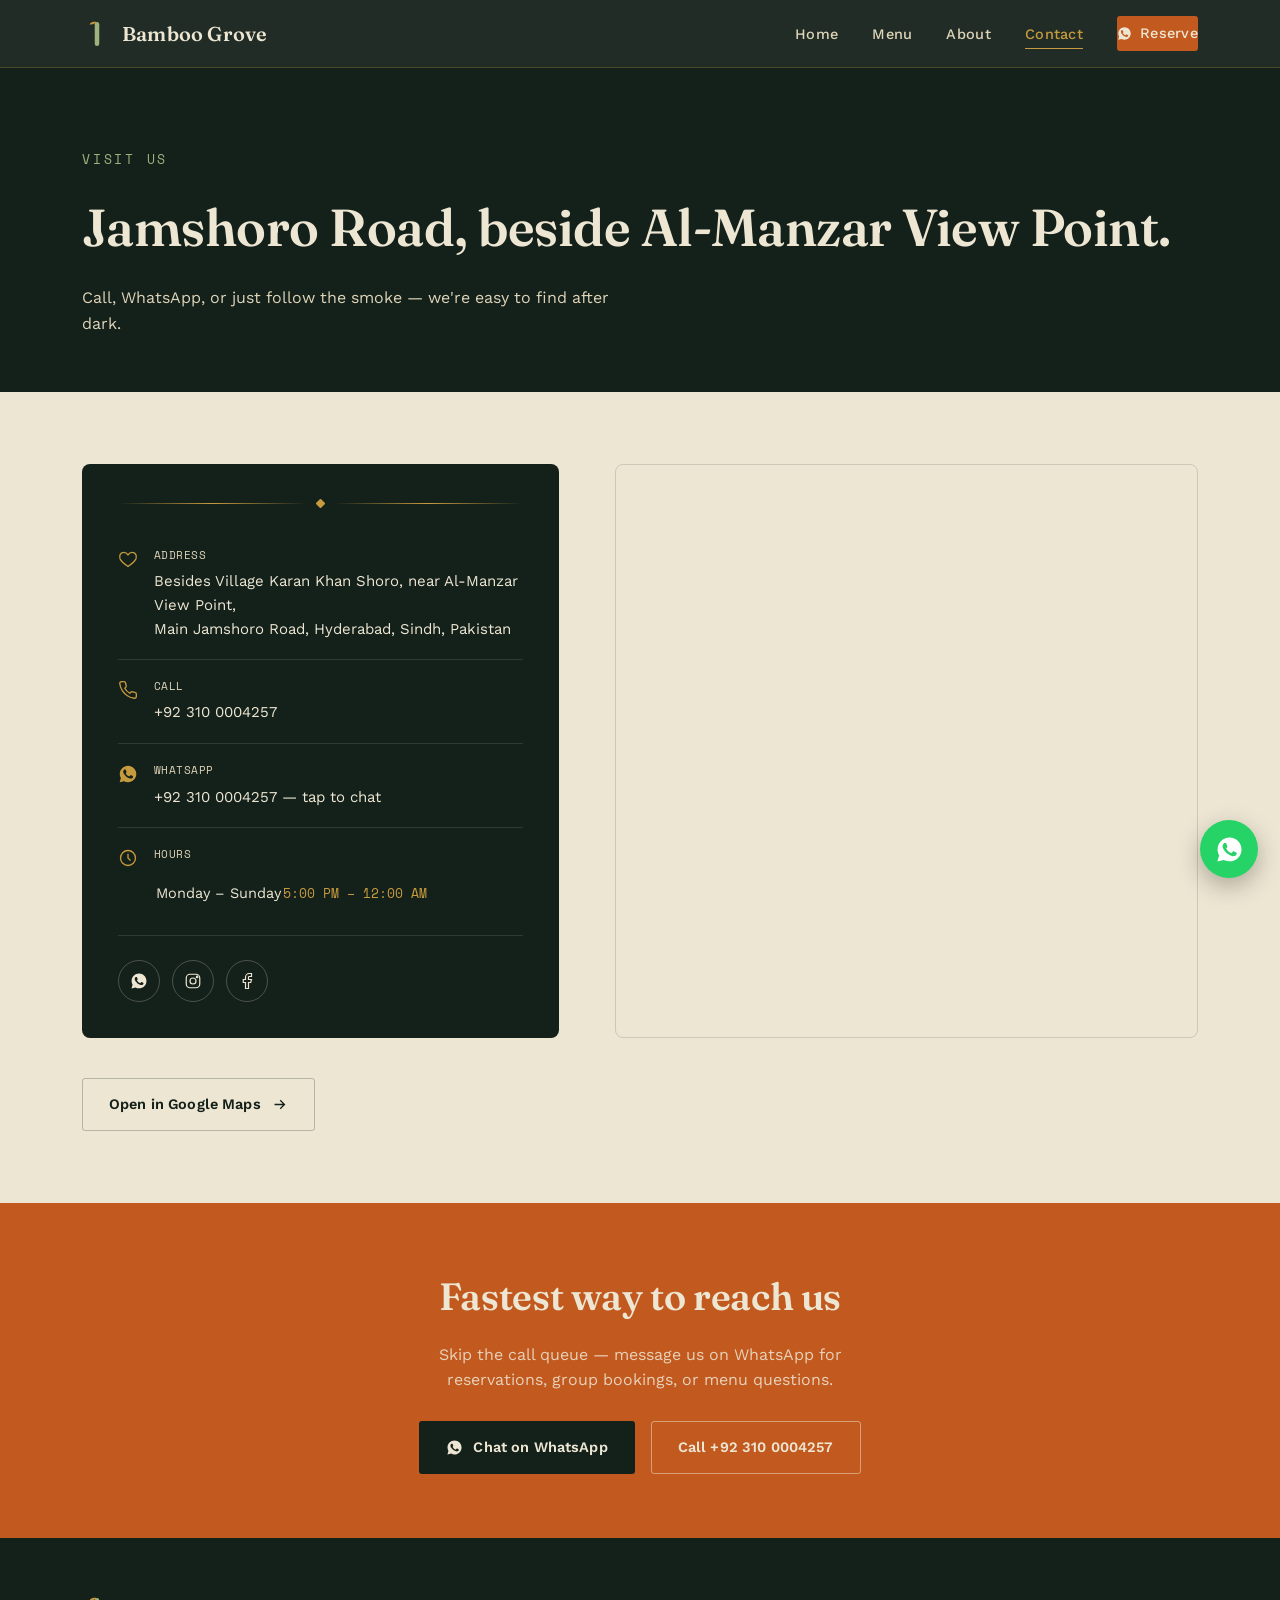
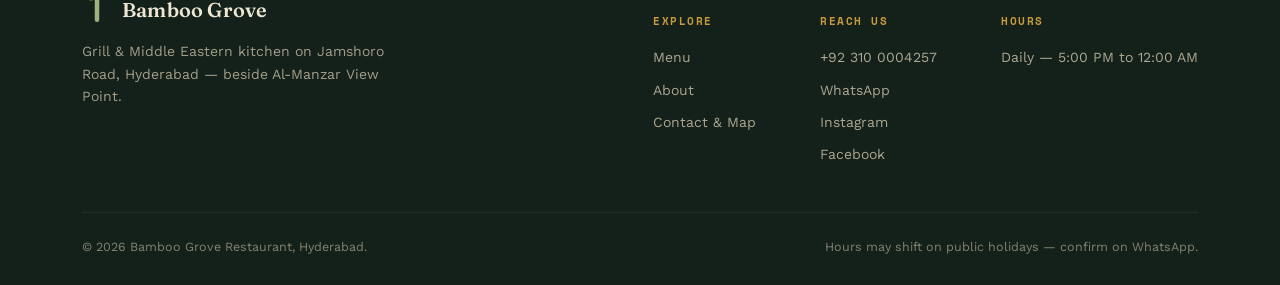
<file: contact.html>
<!DOCTYPE html>
<html lang="en">
<head>
<meta charset="UTF-8">
<meta name="viewport" content="width=device-width, initial-scale=1.0">
<title>Contact &amp; Location — Bamboo Grove, Hyderabad</title>
<meta name="description" content="Visit Bamboo Grove on Jamshoro Road, beside Al-Manzar View Point, Hyderabad. Call or WhatsApp +92 310 0004257.">
<link rel="stylesheet" href="style.css">
</head>
<body>

<header class="site-header">
  <nav class="nav">
    <a href="index.html" class="brand">
      <svg class="brand-mark" viewBox="0 0 40 40" fill="none" xmlns="http://www.w3.org/2000/svg">
        <rect x="17" y="4" width="6" height="32" rx="3" fill="#9CB37E"/>
        <path d="M20 4C20 4 13 2 10 7C13 8 17 6 20 4Z" fill="#C69A3E"/>
      </svg>
      <span class="brand-name">Bamboo Grove</span>
    </a>
    <ul class="nav-links">
      <li><a href="index.html">Home</a></li>
      <li><a href="menu.html">Menu</a></li>
      <li><a href="about.html">About</a></li>
      <li><a href="contact.html" class="active">Contact</a></li>
      <li><a href="https://wa.me/923100004257?text=Assalam-o-Alaikum%2C%20I%27d%20like%20to%20reserve%20a%20table%20at%20Bamboo%20Grove" class="nav-cta" target="_blank" rel="noopener">
        <svg viewBox="0 0 24 24" fill="currentColor"><path d="M12.04 2C6.58 2 2.13 6.45 2.13 11.91c0 1.75.46 3.45 1.32 4.95L2 22l5.29-1.39a9.9 9.9 0 0 0 4.75 1.21h.01c5.46 0 9.9-4.45 9.9-9.91C21.96 6.45 17.51 2 12.04 2zm5.83 14.06c-.24.68-1.42 1.3-1.96 1.38-.5.08-1.13.11-1.83-.11-.42-.13-.96-.31-1.65-.6-2.9-1.25-4.8-4.16-4.94-4.35-.14-.19-1.18-1.57-1.18-3 0-1.42.75-2.12 1.02-2.41.27-.29.58-.36.78-.36.2 0 .39 0 .56.01.18.01.42-.07.65.5.24.58.81 2 .88 2.14.07.15.12.32.02.51-.1.19-.15.31-.29.48-.15.17-.31.38-.44.51-.15.15-.3.31-.13.6.17.29.75 1.24 1.62 2 1.11.99 2.05 1.3 2.34 1.44.29.15.46.13.63-.08.17-.2.71-.83.9-1.11.19-.29.38-.24.63-.14.26.1 1.65.78 1.94.92.29.14.48.21.55.33.07.12.07.68-.17 1.36z"/></svg>
        Reserve
      </a></li>
    </ul>
    <button class="nav-toggle" aria-label="Toggle menu" aria-expanded="false">
      <svg viewBox="0 0 24 24" fill="none" stroke="currentColor" stroke-width="1.8"><path d="M3 6h18M3 12h18M3 18h18"/></svg>
    </button>
  </nav>
</header>

<section class="page-hero">
  <div class="wrap">
    <span class="eyebrow on-dark">Visit Us</span>
    <h1>Jamshoro Road, beside Al-Manzar View Point.</h1>
    <p>Call, WhatsApp, or just follow the smoke — we're easy to find after dark.</p>
  </div>
</section>

<section class="section-tight">
  <div class="wrap">
    <div class="contact-layout">

      <div class="contact-card">
        <div class="grate" style="margin-bottom:22px;"><span class="grate-mark"></span></div>

        <div class="contact-row">
          <svg viewBox="0 0 24 24" fill="none" stroke="currentColor" stroke-width="1.6"><path d="M12 21s-7-4.5-9.5-9C1 8 3 4 7 4c2 0 4 1.5 5 3 1-1.5 3-3 5-3 4 0 6 4 4.5 8-2.5 4.5-9.5 9-9.5 9z"/></svg>
          <div>
            <h4>Address</h4>
            <p>Besides Village Karan Khan Shoro, near Al-Manzar View Point,<br>Main Jamshoro Road, Hyderabad, Sindh, Pakistan</p>
          </div>
        </div>

        <div class="contact-row">
          <svg viewBox="0 0 24 24" fill="none" stroke="currentColor" stroke-width="1.6"><path d="M22 16.92v3a2 2 0 0 1-2.18 2 19.79 19.79 0 0 1-8.63-3.07 19.5 19.5 0 0 1-6-6 19.79 19.79 0 0 1-3.07-8.67A2 2 0 0 1 4.11 2h3a2 2 0 0 1 2 1.72c.13.96.36 1.9.68 2.81a2 2 0 0 1-.45 2.11L8.09 9.91a16 16 0 0 0 6 6l1.27-1.27a2 2 0 0 1 2.11-.45c.91.32 1.85.55 2.81.68A2 2 0 0 1 22 16.92z"/></svg>
          <div>
            <h4>Call</h4>
            <a href="tel:+923100004257">+92 310 0004257</a>
          </div>
        </div>

        <div class="contact-row">
          <svg viewBox="0 0 24 24" fill="currentColor"><path d="M12.04 2C6.58 2 2.13 6.45 2.13 11.91c0 1.75.46 3.45 1.32 4.95L2 22l5.29-1.39a9.9 9.9 0 0 0 4.75 1.21h.01c5.46 0 9.9-4.45 9.9-9.91C21.96 6.45 17.51 2 12.04 2zm5.83 14.06c-.24.68-1.42 1.3-1.96 1.38-.5.08-1.13.11-1.83-.11-.42-.13-.96-.31-1.65-.6-2.9-1.25-4.8-4.16-4.94-4.35-.14-.19-1.18-1.57-1.18-3 0-1.42.75-2.12 1.02-2.41.27-.29.58-.36.78-.36.2 0 .39 0 .56.01.18.01.42-.07.65.5.24.58.81 2 .88 2.14.07.15.12.32.02.51-.1.19-.15.31-.29.48-.15.17-.31.38-.44.51-.15.15-.3.31-.13.6.17.29.75 1.24 1.62 2 1.11.99 2.05 1.3 2.34 1.44.29.15.46.13.63-.08.17-.2.71-.83.9-1.11.19-.29.38-.24.63-.14.26.1 1.65.78 1.94.92.29.14.48.21.55.33.07.12.07.68-.17 1.36z"/></svg>
          <div>
            <h4>WhatsApp</h4>
            <a href="https://wa.me/923100004257" target="_blank" rel="noopener">+92 310 0004257 — tap to chat</a>
          </div>
        </div>

        <div class="contact-row">
          <svg viewBox="0 0 24 24" fill="none" stroke="currentColor" stroke-width="1.6"><circle cx="12" cy="12" r="9"/><path d="M12 7v5l3 3"/></svg>
          <div>
            <h4>Hours</h4>
            <table class="hours-table">
              <tr><td>Monday – Sunday</td><td>5:00 PM – 12:00 AM</td></tr>
            </table>
          </div>
        </div>

        <div class="social-row">
          <a class="social-btn" href="https://wa.me/923100004257" target="_blank" rel="noopener" aria-label="WhatsApp" style="color:var(--parchment);">
            <svg viewBox="0 0 24 24" fill="currentColor"><path d="M12.04 2C6.58 2 2.13 6.45 2.13 11.91c0 1.75.46 3.45 1.32 4.95L2 22l5.29-1.39a9.9 9.9 0 0 0 4.75 1.21h.01c5.46 0 9.9-4.45 9.9-9.91C21.96 6.45 17.51 2 12.04 2zm5.83 14.06c-.24.68-1.42 1.3-1.96 1.38-.5.08-1.13.11-1.83-.11-.42-.13-.96-.31-1.65-.6-2.9-1.25-4.8-4.16-4.94-4.35-.14-.19-1.18-1.57-1.18-3 0-1.42.75-2.12 1.02-2.41.27-.29.58-.36.78-.36.2 0 .39 0 .56.01.18.01.42-.07.65.5.24.58.81 2 .88 2.14.07.15.12.32.02.51-.1.19-.15.31-.29.48-.15.17-.31.38-.44.51-.15.15-.3.31-.13.6.17.29.75 1.24 1.62 2 1.11.99 2.05 1.3 2.34 1.44.29.15.46.13.63-.08.17-.2.71-.83.9-1.11.19-.29.38-.24.63-.14.26.1 1.65.78 1.94.92.29.14.48.21.55.33.07.12.07.68-.17 1.36z"/></svg>
          </a>
          <a class="social-btn" href="https://www.instagram.com/bamboogrove01/" target="_blank" rel="noopener" aria-label="Instagram" style="color:var(--parchment);">
            <svg viewBox="0 0 24 24" fill="none" stroke="currentColor" stroke-width="1.6"><rect x="3" y="3" width="18" height="18" rx="5"/><circle cx="12" cy="12" r="4"/><circle cx="17.5" cy="6.5" r="1"/></svg>
          </a>
          <a class="social-btn" href="https://www.facebook.com/p/Bamboo-Grove-61557427318440/" target="_blank" rel="noopener" aria-label="Facebook" style="color:var(--parchment);">
            <svg viewBox="0 0 24 24" fill="none" stroke="currentColor" stroke-width="1.6"><path d="M18 2h-3a5 5 0 0 0-5 5v3H7v4h3v8h4v-8h3l1-4h-4V7a1 1 0 0 1 1-1h3z"/></svg>
          </a>
        </div>
      </div>

      <div class="map-wrap">
        <iframe
          src="https://www.google.com/maps?q=25.4389169,68.3307536&z=17&output=embed"
          loading="lazy"
          referrerpolicy="no-referrer-when-downgrade"
          title="Bamboo Grove location map — Jamshoro Road, Hyderabad">
        </iframe>
      </div>

    </div>

    <div style="margin-top:40px;">
      <a href="https://www.google.com/maps/place/Bamboo+Grove+Restaurant/@25.4389217,68.3281787,17z/data=!3m1!4b1!4m6!3m5!1s0x394c79005caba017:0xb212e22436465901!8m2!3d25.4389169!4d68.3307536"
         class="btn btn-outline on-light" target="_blank" rel="noopener">
        Open in Google Maps
        <svg viewBox="0 0 24 24" fill="none" stroke="currentColor" stroke-width="1.8"><path d="M5 12h14M13 6l6 6-6 6"/></svg>
      </a>
    </div>
  </div>
</section>

<section class="cta-band">
  <div class="wrap">
    <h2>Fastest way to reach us</h2>
    <p>Skip the call queue — message us on WhatsApp for reservations, group bookings, or menu questions.</p>
    <div class="hero-cta-row">
      <a href="https://wa.me/923100004257?text=Assalam-o-Alaikum%2C%20I%27d%20like%20to%20reserve%20a%20table%20at%20Bamboo%20Grove" class="btn btn-primary" target="_blank" rel="noopener">
        <svg viewBox="0 0 24 24" fill="currentColor"><path d="M12.04 2C6.58 2 2.13 6.45 2.13 11.91c0 1.75.46 3.45 1.32 4.95L2 22l5.29-1.39a9.9 9.9 0 0 0 4.75 1.21h.01c5.46 0 9.9-4.45 9.9-9.91C21.96 6.45 17.51 2 12.04 2zm5.83 14.06c-.24.68-1.42 1.3-1.96 1.38-.5.08-1.13.11-1.83-.11-.42-.13-.96-.31-1.65-.6-2.9-1.25-4.8-4.16-4.94-4.35-.14-.19-1.18-1.57-1.18-3 0-1.42.75-2.12 1.02-2.41.27-.29.58-.36.78-.36.2 0 .39 0 .56.01.18.01.42-.07.65.5.24.58.81 2 .88 2.14.07.15.12.32.02.51-.1.19-.15.31-.29.48-.15.17-.31.38-.44.51-.15.15-.3.31-.13.6.17.29.75 1.24 1.62 2 1.11.99 2.05 1.3 2.34 1.44.29.15.46.13.63-.08.17-.2.71-.83.9-1.11.19-.29.38-.24.63-.14.26.1 1.65.78 1.94.92.29.14.48.21.55.33.07.12.07.68-.17 1.36z"/></svg>
        Chat on WhatsApp
      </a>
      <a href="tel:+923100004257" class="btn btn-outline">Call +92 310 0004257</a>
    </div>
  </div>
</section>

<footer class="site-footer">
  <div class="wrap">
    <div class="footer-top">
      <div class="footer-brand">
        <a href="index.html" class="brand">
          <svg class="brand-mark" viewBox="0 0 40 40" fill="none" xmlns="http://www.w3.org/2000/svg">
            <rect x="17" y="4" width="6" height="32" rx="3" fill="#9CB37E"/>
            <path d="M20 4C20 4 13 2 10 7C13 8 17 6 20 4Z" fill="#C69A3E"/>
          </svg>
          <span class="brand-name">Bamboo Grove</span>
        </a>
        <p>Grill &amp; Middle Eastern kitchen on Jamshoro Road, Hyderabad — beside Al-Manzar View Point.</p>
      </div>
      <div class="footer-cols">
        <div class="footer-col">
          <h5>Explore</h5>
          <a href="menu.html">Menu</a>
          <a href="about.html">About</a>
          <a href="contact.html">Contact &amp; Map</a>
        </div>
        <div class="footer-col">
          <h5>Reach Us</h5>
          <a href="tel:+923100004257">+92 310 0004257</a>
          <a href="https://wa.me/923100004257" target="_blank" rel="noopener">WhatsApp</a>
          <a href="https://www.instagram.com/bamboogrove01/" target="_blank" rel="noopener">Instagram</a>
          <a href="https://www.facebook.com/p/Bamboo-Grove-61557427318440/" target="_blank" rel="noopener">Facebook</a>
        </div>
        <div class="footer-col">
          <h5>Hours</h5>
          <p>Daily — 5:00 PM to 12:00 AM</p>
        </div>
      </div>
    </div>
    <div class="footer-bottom">
      <span>© 2026 Bamboo Grove Restaurant, Hyderabad.</span>
      <span>Hours may shift on public holidays — confirm on WhatsApp.</span>
    </div>
  </div>
</footer>

<a href="https://wa.me/923100004257?text=Assalam-o-Alaikum%2C%20I%27d%20like%20to%20ask%20about%20Bamboo%20Grove" class="wa-float" target="_blank" rel="noopener" aria-label="Chat with Bamboo Grove on WhatsApp">
  <span class="wa-tooltip">Chat on WhatsApp</span>
  <svg viewBox="0 0 24 24" fill="currentColor"><path d="M12.04 2C6.58 2 2.13 6.45 2.13 11.91c0 1.75.46 3.45 1.32 4.95L2 22l5.29-1.39a9.9 9.9 0 0 0 4.75 1.21h.01c5.46 0 9.9-4.45 9.9-9.91C21.96 6.45 17.51 2 12.04 2zm5.83 14.06c-.24.68-1.42 1.3-1.96 1.38-.5.08-1.13.11-1.83-.11-.42-.13-.96-.31-1.65-.6-2.9-1.25-4.8-4.16-4.94-4.35-.14-.19-1.18-1.57-1.18-3 0-1.42.75-2.12 1.02-2.41.27-.29.58-.36.78-.36.2 0 .39 0 .56.01.18.01.42-.07.65.5.24.58.81 2 .88 2.14.07.15.12.32.02.51-.1.19-.15.31-.29.48-.15.17-.31.38-.44.51-.15.15-.3.31-.13.6.17.29.75 1.24 1.62 2 1.11.99 2.05 1.3 2.34 1.44.29.15.46.13.63-.08.17-.2.71-.83.9-1.11.19-.29.38-.24.63-.14.26.1 1.65.78 1.94.92.29.14.48.21.55.33.07.12.07.68-.17 1.36z"/></svg>
</a>

<script src="script.js"></script>
</body>
</html>
</file>
<file: style.css>
/* ==========================================================================
   BAMBOO GROVE — design tokens
   Ink #14201A · Bamboo #4C6B3F · Bamboo-pale #9CB37E · Ember #C25A1F · Brass #C69A3E · Parchment #EDE6D3
   Display: Fraunces · Body: Work Sans · Utility/Mono: Space Mono
   ========================================================================== */

@import url('https://fonts.googleapis.com/css2?family=Fraunces:ital,opsz,wght@0,9..144,300;0,9..144,500;0,9..144,600;0,9..144,700;0,9..144,900;1,9..144,500;1,9..144,600&family=Work+Sans:wght@300;400;500;600;700&family=Space+Mono:wght@400;700&display=swap');

:root{
  --ink:#14201A;
  --ink-2:#1D2C21;
  --bamboo:#4C6B3F;
  --bamboo-pale:#9CB37E;
  --ember:#C25A1F;
  --ember-light:#E07A3D;
  --brass:#C69A3E;
  --parchment:#EDE6D3;
  --parchment-dim:#DED4B8;
  --smoke:#8A9184;

  --display:'Fraunces', serif;
  --body:'Work Sans', sans-serif;
  --mono:'Space Mono', monospace;

  --container:1180px;
}

*,*::before,*::after{ box-sizing:border-box; }
html{ scroll-behavior:smooth; }
html,body{ overflow-x:hidden; width:100%; }
body{
  margin:0;
  background:var(--parchment);
  color:var(--ink);
  font-family:var(--body);
  font-weight:400;
  line-height:1.6;
  -webkit-font-smoothing:antialiased;
}
img{ max-width:100%; display:block; }
a{ color:inherit; text-decoration:none; }
h1,h2,h3,h4{ font-family:var(--display); margin:0; font-weight:600; letter-spacing:-0.01em; }
p{ margin:0; }
ul{ margin:0; padding:0; list-style:none; }
button{ font-family:inherit; cursor:pointer; }

.wrap{
  max-width:var(--container);
  margin:0 auto;
  padding:0 32px;
}

.eyebrow{
  font-family:var(--mono);
  font-size:12.5px;
  letter-spacing:0.22em;
  text-transform:uppercase;
  color:var(--ember);
}
.eyebrow.on-dark{ color:var(--bamboo-pale); }

::selection{ background:var(--ember); color:var(--parchment); }

/* focus visibility */
a:focus-visible,button:focus-visible,input:focus-visible,textarea:focus-visible{
  outline:2px solid var(--ember);
  outline-offset:3px;
}

@media (prefers-reduced-motion: reduce){
  *{ animation-duration:0.01ms !important; animation-iteration-count:1 !important; transition-duration:0.01ms !important; scroll-behavior:auto !important; }
}

/* ==========================================================================
   Signature motif — the grate divider (skewer / grill grate line)
   ========================================================================== */
.grate{
  display:flex;
  align-items:center;
  gap:10px;
  width:100%;
  padding:0;
}
.grate::before,.grate::after{
  content:"";
  flex:1;
  height:1px;
  background:linear-gradient(90deg, transparent, var(--brass), transparent);
}
.grate-mark{
  width:7px; height:7px;
  border-radius:1px;
  background:var(--brass);
  transform:rotate(45deg);
  flex:none;
}

/* ==========================================================================
   Header / Nav
   ========================================================================== */
.site-header{
  position:sticky; top:0; z-index:100;
  background:rgba(20,32,26,0.94);
  backdrop-filter:blur(6px);
  border-bottom:1px solid rgba(198,154,62,0.25);
}
.nav{
  display:flex;
  align-items:center;
  justify-content:space-between;
  padding:16px 32px;
  max-width:var(--container);
  margin:0 auto;
}
.brand{
  display:flex;
  align-items:center;
  gap:10px;
  color:var(--parchment);
}
.brand-mark{ width:30px; height:30px; flex:none; }
.brand-name{
  font-family:var(--display);
  font-size:20px;
  font-weight:600;
  letter-spacing:0.01em;
}
.nav-links{
  display:flex;
  gap:34px;
  align-items:center;
}
.nav-links a{
  color:var(--parchment-dim);
  font-size:14.5px;
  font-weight:500;
  letter-spacing:0.02em;
  position:relative;
  padding:6px 0;
  transition:color .2s ease;
}
.nav-links a:hover{ color:var(--parchment); }
.nav-links a.active{ color:var(--brass); }
.nav-links a.active::after{
  content:"";
  position:absolute; left:0; right:0; bottom:0;
  height:1px; background:var(--brass);
}
.nav-cta{
  background:var(--ember);
  color:var(--parchment) !important;
  padding:10px 18px;
  border-radius:3px;
  font-size:13.5px;
  font-weight:600;
  display:flex; align-items:center; gap:8px;
  transition:background .2s ease, transform .2s ease;
}
.nav-cta:hover{ background:var(--ember-light); transform:translateY(-1px); }
.nav-cta svg{ width:15px; height:15px; }

.nav-toggle{
  display:none;
  background:none; border:none;
  width:34px; height:34px;
  color:var(--parchment);
}

@media (max-width: 860px){
  .nav-links{
    position:fixed; inset:64px 0 0 0;
    background:var(--ink);
    flex-direction:column;
    padding:36px 32px;
    gap:26px;
    transform:translateY(-8px);
    opacity:0;
    pointer-events:none;
    transition:opacity .25s ease, transform .25s ease;
  }
  .nav-links.open{
    opacity:1; transform:translateY(0); pointer-events:auto;
  }
  .nav-toggle{ display:flex; align-items:center; justify-content:center; }
  .nav-cta{ align-self:flex-start; }
}

/* ==========================================================================
   Buttons
   ========================================================================== */
.btn{
  display:inline-flex;
  align-items:center;
  gap:10px;
  padding:14px 26px;
  border-radius:3px;
  font-size:14.5px;
  font-weight:600;
  letter-spacing:0.01em;
  border:1px solid transparent;
  transition:transform .2s ease, background .2s ease, border-color .2s ease, color .2s ease;
}
.btn svg{ width:17px; height:17px; flex:none; }
.btn-primary{ background:var(--ember); color:var(--parchment); }
.btn-primary:hover{ background:var(--ember-light); transform:translateY(-2px); }
.btn-outline{ background:transparent; color:var(--parchment); border-color:rgba(237,230,212,0.35); }
.btn-outline:hover{ border-color:var(--brass); color:var(--brass); transform:translateY(-2px); }
.btn-outline.on-light{ color:var(--ink); border-color:rgba(20,32,26,0.25); }
.btn-outline.on-light:hover{ border-color:var(--ember); color:var(--ember); }

/* ==========================================================================
   Hero (index)
   ========================================================================== */
.hero{
  position:relative;
  background:
    radial-gradient(60% 50% at 78% 8%, rgba(194,90,31,0.28) 0%, transparent 60%),
    radial-gradient(40% 40% at 15% 85%, rgba(76,107,63,0.35) 0%, transparent 65%),
    radial-gradient(120% 100% at 85% 0%, #22331F 0%, var(--ink) 55%);
  color:var(--parchment);
  overflow:hidden;
  padding:110px 0 130px;
}
.hero::before{
  content:"";
  position:absolute; inset:0;
  z-index:0;
  opacity:0.5;
  background-image:
    repeating-linear-gradient(115deg, rgba(198,154,62,0.06) 0 2px, transparent 2px 34px),
    repeating-linear-gradient(25deg, rgba(156,179,126,0.05) 0 2px, transparent 2px 40px);
}
.hero-bamboo{
  position:absolute;
  top:0; bottom:0;
  width:auto;
  opacity:0.5;
  pointer-events:none;
  z-index:1;
}
.hero-bamboo.left{ left:-40px; }
.hero-bamboo.right{ right:-40px; transform:scaleX(-1); }

.embers{ position:absolute; inset:0; pointer-events:none; z-index:1; }
.ember-dot{
  position:absolute;
  bottom:-10px;
  width:5px; height:5px;
  border-radius:50%;
  background:var(--ember-light);
  opacity:0;
  animation:rise 9s ease-in infinite;
}
@keyframes rise{
  0%{ opacity:0; transform:translateY(0) translateX(0); }
  8%{ opacity:0.85; }
  85%{ opacity:0.35; }
  100%{ opacity:0; transform:translateY(-420px) translateX(24px); }
}

.hero-inner{
  position:relative;
  z-index:2;
  max-width:720px;
}
.hero h1{
  font-size:clamp(40px, 6vw, 68px);
  line-height:1.05;
  margin:18px 0 22px;
}
.hero h1 em{
  font-style:italic;
  color:var(--brass);
  font-weight:500;
}
.hero-sub{
  font-size:17px;
  color:var(--parchment-dim);
  max-width:520px;
  margin-bottom:38px;
}
.hero-cta-row{ display:flex; gap:16px; flex-wrap:wrap; margin-bottom:56px; }

.hero-stats{
  display:flex;
  gap:44px;
  flex-wrap:wrap;
  padding-top:32px;
  border-top:1px solid rgba(198,154,62,0.25);
}
.hero-stat b{
  display:block;
  font-family:var(--display);
  font-size:26px;
  color:var(--brass);
  font-weight:600;
}
.hero-stat span{
  font-family:var(--mono);
  font-size:11px;
  letter-spacing:0.14em;
  text-transform:uppercase;
  color:var(--smoke);
}

/* ==========================================================================
   Page hero (interior pages)
   ========================================================================== */
.page-hero{
  background:var(--ink);
  color:var(--parchment);
  padding:78px 0 56px;
  position:relative;
  overflow:hidden;
}
.page-hero .wrap{ position:relative; z-index:2; }
.page-hero h1{ font-size:clamp(34px,5vw,52px); margin:14px 0 16px; }
.page-hero p{ color:var(--parchment-dim); max-width:560px; font-size:16px; }

/* ==========================================================================
   Sections
   ========================================================================== */
section{ padding:96px 0; }
.section-tight{ padding:72px 0; }
.section-head{ max-width:620px; margin-bottom:52px; }
.section-head h2{ font-size:clamp(28px,3.6vw,40px); margin-top:14px; }
.section-head p{ color:var(--ink); opacity:0.72; margin-top:16px; font-size:16px; }
.on-dark .section-head p{ color:var(--parchment-dim); opacity:1; }

.bg-ink{ background:var(--ink); color:var(--parchment); }
.bg-bamboo{ background:var(--bamboo); color:var(--parchment); }

/* Cards: signature dishes / highlights */
.grid-3{ display:grid; grid-template-columns:repeat(3,1fr); gap:28px; }
.grid-2{ display:grid; grid-template-columns:repeat(2,1fr); gap:28px; }
.grid-4{ display:grid; grid-template-columns:repeat(4,1fr); gap:22px; }
@media (max-width:900px){ .grid-3{ grid-template-columns:1fr 1fr; } .grid-4{ grid-template-columns:1fr 1fr; } }
@media (max-width:640px){ .grid-3,.grid-2,.grid-4{ grid-template-columns:1fr; } }

.tile{
  background:var(--ink);
  color:var(--parchment);
  border-radius:6px;
  padding:0 0 26px;
  position:relative;
  overflow:hidden;
  border:1px solid rgba(198,154,62,0.18);
}
.tile-body{ padding:22px 26px 0; position:relative; }
.tile-photo{ aspect-ratio:16/10; overflow:hidden; }
.tile-icon{ width:34px; height:34px; color:var(--brass); margin-bottom:16px; }
.tile h3{ font-size:19px; margin-bottom:10px; }
.tile p{ font-size:14.5px; color:var(--parchment-dim); }
.tile-flame{
  position:absolute; right:-30px; bottom:-30px;
  width:130px; height:130px;
  background:radial-gradient(circle, rgba(194,90,31,0.35), transparent 70%);
  pointer-events:none;
}

/* Signature dish cards with visual panels */
.dish-card{
  background:#1D2C21;
  border-radius:6px;
  overflow:hidden;
  border:1px solid rgba(198,154,62,0.18);
}
.dish-photo{ aspect-ratio:4/3; overflow:hidden; }
.dish-body{ padding:16px 18px 20px; }
.dish-body h3{ font-size:16.5px; margin-bottom:6px; color:var(--parchment); }
.dish-body p{ font-size:13.5px; color:var(--parchment-dim); }

/* ==========================================================================
   Art panels — self-contained illustrated visuals (pure CSS/SVG, no
   external files) so they always render everywhere, every time.
   ========================================================================== */
.art-panel{
  width:100%; height:100%;
  position:relative;
  overflow:hidden;
  isolation:isolate;
  display:flex; align-items:center; justify-content:center;
}
.art-panel::after{
  content:"";
  position:absolute; inset:0;
  background:linear-gradient(135deg, rgba(255,255,255,0.10) 0%, transparent 35%);
  mix-blend-mode:overlay;
  pointer-events:none;
}
.art-panel svg{ width:44%; height:44%; position:relative; z-index:1; }
.art-panel.bbq{ background:radial-gradient(120% 100% at 22% 12%, #7a3418 0%, #241007 62%), repeating-linear-gradient(105deg, rgba(226,122,53,0.3) 0 3px, transparent 3px 22px); }
.art-panel.mezze{ background:radial-gradient(120% 100% at 78% 10%, #9a8038 0%, #2a220c 62%), repeating-radial-gradient(circle at 30% 65%, rgba(237,230,212,0.16) 0 2px, transparent 2px 28px); }
.art-panel.mandi{ background:radial-gradient(120% 100% at 20% 88%, #6b431a 0%, #1d1408 62%), repeating-linear-gradient(18deg, rgba(198,154,62,0.24) 0 2px, transparent 2px 24px); }
.art-panel.karahi{ background:radial-gradient(120% 100% at 65% 18%, #8a2f16 0%, #240f09 62%), repeating-radial-gradient(circle at 72% 28%, rgba(226,122,53,0.26) 0 2px, transparent 2px 20px); }
.art-panel.kebab{ background:radial-gradient(120% 100% at 38% 82%, #5a2c16 0%, #1c0f06 62%), repeating-linear-gradient(150deg, rgba(198,154,62,0.22) 0 2px, transparent 2px 18px); }
.art-panel.grove{ background:radial-gradient(120% 100% at 80% 0%, #4c6b3f 0%, #14201a 62%), repeating-linear-gradient(90deg, rgba(156,179,126,0.28) 0 3px, transparent 3px 24px); }
.art-panel.rice{ background:radial-gradient(120% 100% at 30% 20%, #b8925a 0%, #241a0d 62%), repeating-radial-gradient(circle at 60% 60%, rgba(237,230,212,0.18) 0 2px, transparent 2px 26px); }
.art-panel.drinks{ background:radial-gradient(120% 100% at 70% 80%, #4a6b52 0%, #14201a 62%), repeating-linear-gradient(45deg, rgba(156,196,179,0.2) 0 2px, transparent 2px 30px); }

/* Illustrated "gallery" tiles (no photography — brand illustration) */
.scene{
  aspect-ratio:4/3;
  border-radius:6px;
  position:relative;
  overflow:hidden;
  display:flex; flex-direction:column; justify-content:flex-end;
  padding:20px;
  color:var(--parchment);
  isolation:isolate;
}
.scene::before{
  content:"";
  position:absolute; inset:0; z-index:-2;
}
.scene::after{
  content:"";
  position:absolute; inset:0; z-index:-1;
  background:linear-gradient(180deg, rgba(20,32,26,0) 30%, rgba(20,32,26,0.88) 100%);
}
.scene h4{ font-size:16.5px; font-weight:600; }
.scene span{ font-family:var(--mono); font-size:11px; letter-spacing:0.1em; color:var(--brass); text-transform:uppercase; }
.scene.grill::before{ background:radial-gradient(120% 100% at 20% 10%, #4a2413 0%, #221007 60%), repeating-linear-gradient(115deg, rgba(198,90,31,0.25) 0 2px, transparent 2px 22px); }
.scene.garden::before{ background:radial-gradient(120% 100% at 80% 0%, #5c7a4a 0%, #223019 65%), repeating-linear-gradient(90deg, rgba(156,179,126,0.25) 0 3px, transparent 3px 26px); }
.scene.majlis::before{ background:radial-gradient(120% 100% at 30% 100%, #4a3418 0%, #201607 65%), repeating-linear-gradient(60deg, rgba(198,154,62,0.22) 0 2px, transparent 2px 20px); }
.scene.lantern::before{ background:radial-gradient(120% 100% at 70% 20%, #2c3a2a 0%, #14201a 65%), repeating-radial-gradient(circle at 50% 40%, rgba(226,163,68,0.28) 0 2px, transparent 2px 40px); }

/* Testimonial strip */
.quote-strip{
  background:var(--parchment-dim);
  padding:64px 0;
}
.quote{
  font-family:var(--display);
  font-style:italic;
  font-size:clamp(20px,2.6vw,28px);
  max-width:760px;
  color:var(--ink);
}
.quote-attr{
  margin-top:20px;
  font-family:var(--mono);
  font-size:12px;
  letter-spacing:0.12em;
  text-transform:uppercase;
  color:var(--ember);
}

/* CTA band */
.cta-band{
  background:var(--ember);
  color:var(--parchment);
  padding:64px 0;
  text-align:center;
}
.cta-band h2{ font-size:clamp(26px,3.4vw,38px); margin-bottom:14px; }
.cta-band p{ color:rgba(237,230,212,0.85); max-width:480px; margin:0 auto 28px; }
.cta-band .hero-cta-row{ justify-content:center; margin-bottom:0; }
.cta-band .btn-outline{ border-color:rgba(237,230,212,0.5); }
.cta-band .btn-outline:hover{ border-color:var(--parchment); color:var(--parchment); }
.cta-band .btn-primary{ background:var(--ink); }
.cta-band .btn-primary:hover{ background:#22331F; }

/* ==========================================================================
   Menu page
   ========================================================================== */
.menu-tabs{
  display:flex;
  gap:10px;
  flex-wrap:wrap;
  margin-bottom:44px;
}
.menu-tab{
  font-family:var(--mono);
  font-size:12px;
  letter-spacing:0.08em;
  text-transform:uppercase;
  padding:9px 16px;
  border:1px solid rgba(20,32,26,0.2);
  border-radius:20px;
  color:var(--ink);
  opacity:0.65;
  transition:all .2s ease;
  background:none;
}
.menu-tab:hover{ opacity:1; border-color:var(--ember); }
.menu-tab.active{ background:var(--ink); color:var(--parchment); opacity:1; border-color:var(--ink); }

.menu-category{ margin-bottom:56px; }
.menu-category-head{
  display:flex; align-items:baseline; gap:16px;
  margin-bottom:6px;
}
.menu-category-head h3{ font-size:24px; white-space:nowrap; }
.menu-category-note{ font-size:13.5px; color:var(--ink); opacity:0.55; margin-bottom:24px; }

.menu-items{ display:grid; grid-template-columns:1fr 1fr; gap:8px 48px; }
@media (max-width:720px){ .menu-items{ grid-template-columns:1fr; } }

.menu-item{
  display:flex;
  justify-content:space-between;
  align-items:baseline;
  gap:14px;
  padding:16px 0;
  border-bottom:1px dashed rgba(20,32,26,0.16);
}
.menu-item-name{ font-weight:600; font-size:15.5px; }
.menu-item-desc{ font-size:13px; color:var(--ink); opacity:0.6; margin-top:4px; font-weight:400; }
.menu-item-price{
  font-family:var(--mono);
  font-size:14.5px;
  color:var(--ember);
  white-space:nowrap;
  flex:none;
}
.menu-item-tag{
  display:inline-block;
  font-family:var(--mono);
  font-size:10px;
  letter-spacing:0.06em;
  padding:2px 6px;
  border-radius:3px;
  background:rgba(76,107,63,0.14);
  color:var(--bamboo);
  margin-left:8px;
  vertical-align:middle;
  text-transform:uppercase;
}
.menu-item-tag.spicy{ background:rgba(194,90,31,0.14); color:var(--ember); }

.menu-note-card{
  background:var(--ink);
  color:var(--parchment-dim);
  border-radius:6px;
  padding:26px 28px;
  font-size:14px;
  margin-top:12px;
  display:flex; gap:16px; align-items:flex-start;
}
.menu-note-card svg{ width:22px; height:22px; color:var(--brass); flex:none; margin-top:2px; }

/* ==========================================================================
   About page
   ========================================================================== */
.story-layout{ display:grid; grid-template-columns:1fr 1fr; gap:64px; align-items:center; }
@media (max-width:860px){ .story-layout{ grid-template-columns:1fr; gap:36px; } }
.story-copy p{ margin-bottom:16px; font-size:15.5px; opacity:0.85; }
.story-copy p:last-child{ margin-bottom:0; }

.story-art{
  aspect-ratio:1/1;
  border-radius:8px;
  position:relative;
  overflow:hidden;
  background:radial-gradient(120% 120% at 20% 0%, #3a5030 0%, #14201A 70%);
}
.story-art svg{ position:absolute; inset:0; width:100%; height:100%; }

.values-list{ display:grid; grid-template-columns:repeat(3,1fr); gap:24px; margin-top:20px; }
@media (max-width:720px){ .values-list{ grid-template-columns:1fr; } }
.value-item{ border-left:2px solid var(--brass); padding-left:18px; }
.value-item h4{ font-size:17px; margin-bottom:8px; }
.value-item p{ font-size:14px; opacity:0.7; }

.timeline{ margin-top:16px; }
.timeline-row{
  display:grid; grid-template-columns:110px 1fr; gap:24px;
  padding:22px 0;
  border-top:1px solid rgba(237,230,212,0.14);
}
.timeline-row:last-child{ border-bottom:1px solid rgba(237,230,212,0.14); }
.timeline-time{ font-family:var(--mono); font-size:13px; color:var(--brass); }
.timeline-desc h4{ font-size:16.5px; margin-bottom:6px; color:var(--parchment); }
.timeline-desc p{ font-size:13.5px; color:var(--parchment-dim); }

/* ==========================================================================
   Contact page
   ========================================================================== */
.contact-layout{ display:grid; grid-template-columns:0.9fr 1.1fr; gap:56px; }
@media (max-width:900px){ .contact-layout{ grid-template-columns:1fr; } }

.contact-card{
  background:var(--ink);
  color:var(--parchment);
  border-radius:8px;
  padding:36px;
}
.contact-row{
  display:flex; gap:16px;
  padding:18px 0;
  border-bottom:1px solid rgba(237,230,212,0.12);
}
.contact-row:last-of-type{ border-bottom:none; }
.contact-row svg{ width:20px; height:20px; color:var(--brass); flex:none; margin-top:2px; }
.contact-row h4{ font-size:14px; color:var(--parchment-dim); font-weight:500; margin-bottom:4px; font-family:var(--mono); letter-spacing:0.04em; text-transform:uppercase; font-size:11px; }
.contact-row p, .contact-row a{ font-size:15px; }
.contact-row a:hover{ color:var(--brass); }

.social-row{ display:flex; gap:12px; margin-top:24px; }
.social-btn{
  width:42px; height:42px;
  border-radius:50%;
  border:1px solid rgba(237,230,212,0.25);
  display:flex; align-items:center; justify-content:center;
  transition:all .2s ease;
}
.social-btn svg{ width:18px; height:18px; }
.social-btn:hover{ border-color:var(--brass); color:var(--brass); transform:translateY(-2px); }

.map-wrap{
  border-radius:8px;
  overflow:hidden;
  border:1px solid rgba(20,32,26,0.15);
  height:100%;
  min-height:420px;
}
.map-wrap iframe{ width:100%; height:100%; min-height:420px; border:0; display:block; }

.hours-table{ width:100%; margin-top:6px; }
.hours-table tr{ border-bottom:1px solid rgba(237,230,212,0.12); }
.hours-table td{ padding:10px 0; font-size:14.5px; }
.hours-table td:last-child{ text-align:right; font-family:var(--mono); color:var(--brass); font-size:13px; }

/* ==========================================================================
   Footer
   ========================================================================== */
.site-footer{
  background:var(--ink);
  color:var(--parchment-dim);
  padding:56px 0 28px;
}
.footer-top{
  display:flex; justify-content:space-between; gap:40px; flex-wrap:wrap;
  padding-bottom:36px;
}
.footer-brand{ max-width:320px; }
.footer-brand .brand{ margin-bottom:14px; }
.footer-brand p{ font-size:14px; opacity:0.7; }
.footer-cols{ display:flex; gap:64px; flex-wrap:wrap; }
.footer-col h5{
  font-family:var(--mono); font-size:11px; letter-spacing:0.14em; text-transform:uppercase;
  color:var(--brass); margin-bottom:16px;
}
.footer-col a, .footer-col p{ display:block; font-size:14px; opacity:0.75; margin-bottom:10px; }
.footer-col a:hover{ opacity:1; color:var(--brass); }
.footer-bottom{
  padding-top:24px;
  border-top:1px solid rgba(237,230,212,0.12);
  display:flex; justify-content:space-between; flex-wrap:wrap; gap:12px;
  font-size:12.5px; opacity:0.55;
}

/* ==========================================================================
   Floating WhatsApp button
   ========================================================================== */
.wa-float{
  position:fixed;
  right:22px; bottom:22px;
  z-index:200;
  width:58px; height:58px;
  border-radius:50%;
  background:#25D366;
  display:flex; align-items:center; justify-content:center;
  box-shadow:0 8px 24px rgba(0,0,0,0.28);
  transition:transform .2s ease, box-shadow .2s ease;
  animation:wa-pulse 2.8s ease-in-out infinite;
}
.wa-float:hover{ transform:scale(1.08); box-shadow:0 10px 30px rgba(0,0,0,0.35); }
.wa-float svg{ width:29px; height:29px; color:#fff; }
@keyframes wa-pulse{
  0%,100%{ box-shadow:0 8px 24px rgba(0,0,0,0.28), 0 0 0 0 rgba(37,211,102,0.4); }
  50%{ box-shadow:0 8px 24px rgba(0,0,0,0.28), 0 0 0 10px rgba(37,211,102,0); }
}
.wa-tooltip{
  position:absolute;
  right:70px;
  background:var(--ink);
  color:var(--parchment);
  font-size:12.5px;
  padding:8px 12px;
  border-radius:5px;
  white-space:nowrap;
  opacity:0;
  transform:translateX(6px);
  transition:opacity .2s ease, transform .2s ease;
  pointer-events:none;
}
.wa-float:hover .wa-tooltip{ opacity:1; transform:translateX(0); }

/* Photo/art gallery strip */
.photo-strip{
  display:grid;
  grid-template-columns:1.4fr 1fr 1fr;
  grid-template-rows:repeat(2,1fr);
  gap:14px;
  height:440px;
}
.photo-strip a{ display:block; height:100%; border-radius:6px; overflow:hidden; position:relative; }
.photo-strip .big{ grid-row:1 / span 2; }
.photo-strip .cap{
  position:absolute; left:0; right:0; bottom:0; z-index:2;
  padding:14px 16px;
  background:linear-gradient(0deg, rgba(20,32,26,0.85), transparent);
  color:var(--parchment);
  font-family:var(--mono);
  font-size:11px;
  letter-spacing:0.08em;
  text-transform:uppercase;
}

/* Menu category banner + thumbnails */
.menu-banner{
  aspect-ratio:21/6;
  border-radius:8px;
  overflow:hidden;
  margin-bottom:44px;
}
.menu-cat-thumb{
  width:52px; height:52px;
  border-radius:6px;
  overflow:hidden;
  flex:none;
}
.menu-category-head{ align-items:center; }

/* ==========================================================================
   Mobile-first refinements
   ========================================================================== */
@media (max-width:900px){
  .photo-strip{
    grid-template-columns:1fr 1fr;
    grid-template-rows:repeat(3,140px);
    height:auto;
  }
  .photo-strip .big{ grid-column:1 / span 2; grid-row:1; height:220px; }
}

@media (max-width:700px){
  .hero-bamboo{ display:none; }
}

@media (max-width:640px){
  section{ padding:56px 0; }
  .wrap{ padding:0 20px; }
  .hero{ padding:64px 0 56px; }
  .hero h1{ font-size:clamp(32px,9vw,44px); }
  .hero-sub{ font-size:15.5px; }
  .hero-cta-row{ flex-direction:column; align-items:stretch; }
  .hero-cta-row .btn{ justify-content:center; }
  .hero-stats{ gap:24px 32px; }
  .nav{ padding:14px 20px; }
  .wa-float{ right:16px; bottom:16px; width:52px; height:52px; }
  .wa-float svg{ width:26px; height:26px; }
  .photo-strip{ grid-template-columns:1fr; grid-template-rows:repeat(4,160px); }
  .photo-strip .big{ grid-column:1; grid-row:1; height:200px; }
  .menu-category-head{ flex-wrap:wrap; }
  .menu-category-head h3{ font-size:21px; }
}
</file>
